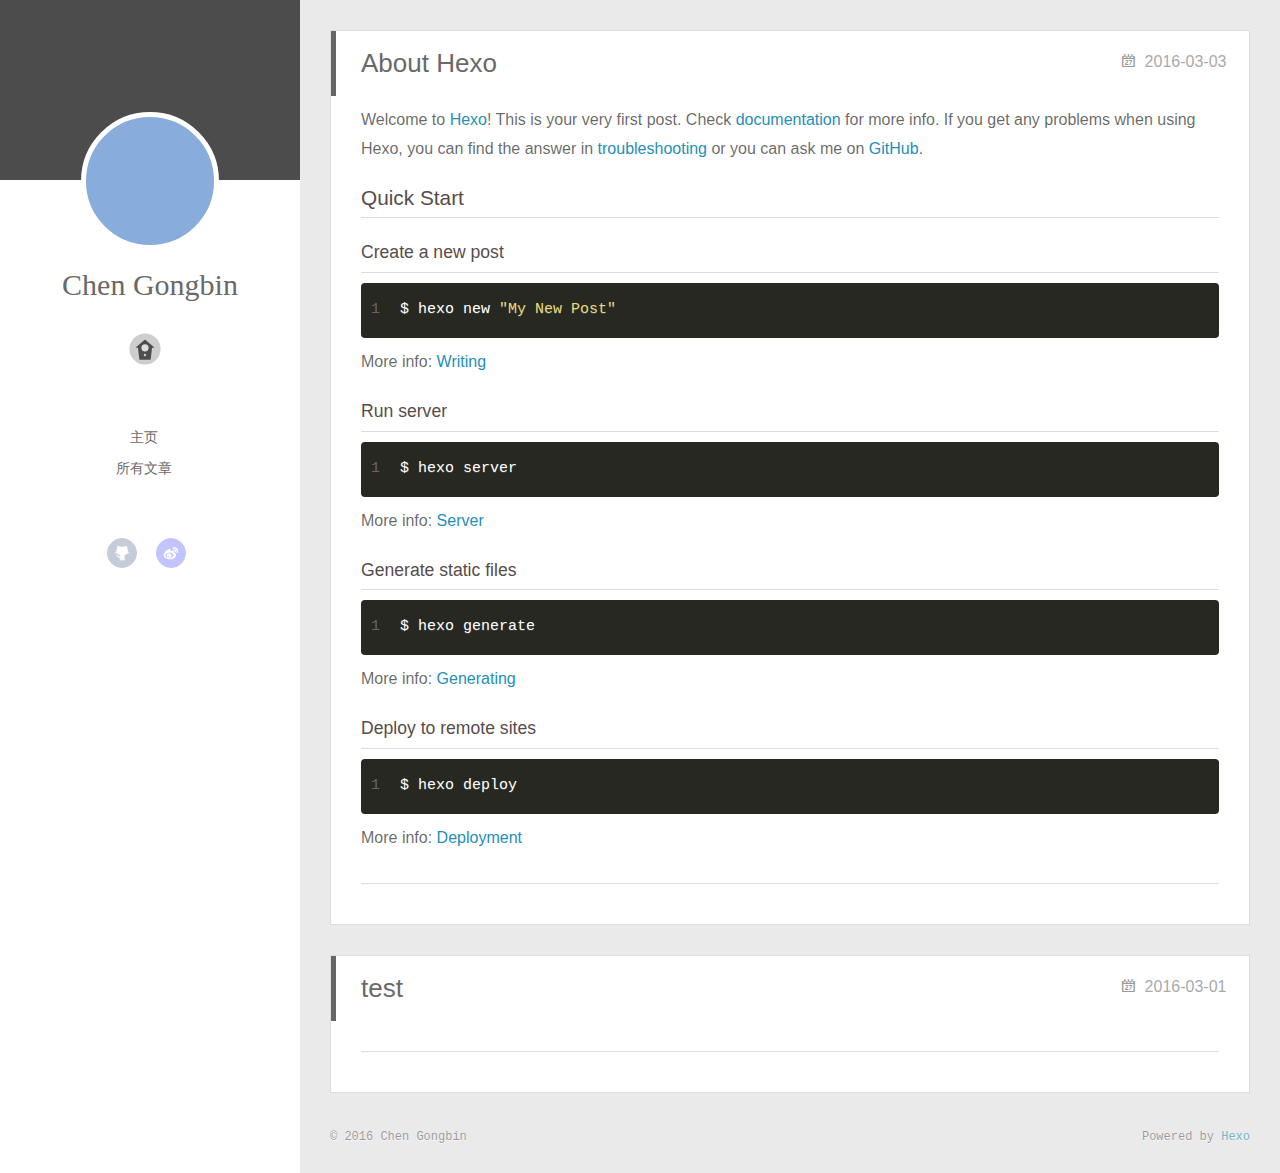
<file: index.html>
<!DOCTYPE html>
<html>
<head>
  <meta charset="utf-8">
  
  <meta http-equiv="X-UA-Compatible" content="IE=edge" >
  <title>ilzcw&#39;blog</title>
  <meta name="viewport" content="width=device-width, initial-scale=1, maximum-scale=1">
  <meta name="description">
<meta property="og:type" content="website">
<meta property="og:title" content="ilzcw'blog">
<meta property="og:url" content="http://yoursite.com/index.html">
<meta property="og:site_name" content="ilzcw'blog">
<meta property="og:description">
<meta name="twitter:card" content="summary">
<meta name="twitter:title" content="ilzcw'blog">
<meta name="twitter:description">
  
    <link rel="alternative" href="/atom.xml" title="ilzcw&#39;blog" type="application/atom+xml">
  
  
    <link rel="icon" href="/favicon.png">
  
  <link rel="stylesheet" href="/css/style.css">
</head>

<body>
  <div id="container">
    <div class="left-col">
    <div class="overlay"></div>
<div class="intrude-less">
	<header id="header" class="inner">
		<a href="/" class="profilepic">
			
			<img lazy-src="http://7xrfxs.com1.z0.glb.clouddn.com/avater.jpg" class="js-avatar">
			
		</a>

		<hgroup>
		  <h1 class="header-author"><a href="/">Chen Gongbin</a></h1>
		</hgroup>

		

		
			<div class="switch-btn">
				<div class="icon">
					<div class="icon-ctn">
						<div class="icon-wrap icon-house" data-idx="0">
							<div class="birdhouse"></div>
							<div class="birdhouse_holes"></div>
						</div>
						<div class="icon-wrap icon-ribbon hide" data-idx="1">
							<div class="ribbon"></div>
						</div>
						
						
						<div class="icon-wrap icon-me hide" data-idx="3">
							<div class="user"></div>
							<div class="shoulder"></div>
						</div>
						
					</div>
					
				</div>
				<div class="tips-box hide">
					<div class="tips-arrow"></div>
					<ul class="tips-inner">
						<li>菜单</li>
						<li>标签</li>
						
						
						<li>关于我</li>
						
					</ul>
				</div>
			</div>
		

		<div class="switch-area">
			<div class="switch-wrap">
				<section class="switch-part switch-part1">
					<nav class="header-menu">
						<ul>
						
							<li><a href="/">主页</a></li>
				        
							<li><a href="/archives">所有文章</a></li>
				        
						</ul>
					</nav>
					<nav class="header-nav">
						<div class="social">
							
								<a class="github" target="_blank" href="#" title="github">github</a>
					        
								<a class="weibo" target="_blank" href="#" title="weibo">weibo</a>
					        
						</div>
					</nav>
				</section>
				
				
				<section class="switch-part switch-part2">
					<div class="widget tagcloud" id="js-tagcloud">
						
					</div>
				</section>
				
				
				

				
				
				<section class="switch-part switch-part3">
				
					<div id="js-aboutme">Android程序员,漫迷,宅</div>
				</section>
				
			</div>
		</div>
	</header>				
</div>

    </div>
    <div class="mid-col">
      <nav id="mobile-nav">
  	<div class="overlay">
  		<div class="slider-trigger"></div>
  		<h1 class="header-author js-mobile-header hide">Chen Gongbin</h1>
  	</div>
	<div class="intrude-less">
		<header id="header" class="inner">
			<div class="profilepic">
			
				<img lazy-src="http://7xrfxs.com1.z0.glb.clouddn.com/avater.jpg" class="js-avatar">
			
			</div>
			<hgroup>
			  <h1 class="header-author">Chen Gongbin</h1>
			</hgroup>
			
			<nav class="header-menu">
				<ul>
				
					<li><a href="/">HOME</a></li>
		        
					<li><a href="/archives">所有文章</a></li>
		        
		        <div class="clearfix"></div>
				</ul>
			</nav>
			<nav class="header-nav">
				<div class="social">
					
						<a class="github" target="_blank" href="#" title="github">github</a>
			        
						<a class="weibo" target="_blank" href="#" title="weibo">weibo</a>
			        
				</div>
			</nav>
		</header>				
	</div>
</nav>

      <div class="body-wrap">
  
    <article id="post-hello-world" class="article article-type-post" itemscope itemprop="blogPost">
  
    <div class="article-meta">
      <a href="/2016/03/03/hello-world/" class="article-date">
  	<time datetime="2016-03-03T08:26:45.022Z" itemprop="datePublished">2016-03-03</time>
</a>
    </div>
  
  <div class="article-inner">
    
      <input type="hidden" class="isFancy" />
    
    
      <header class="article-header">
        
  
    <h1 itemprop="name">
      <a class="article-title" href="/2016/03/03/hello-world/">About Hexo</a>
    </h1>
  

      </header>
      
    
    <div class="article-entry" itemprop="articleBody">
      
        <p>Welcome to <a href="https://hexo.io/" target="_blank" rel="external">Hexo</a>! This is your very first post. Check <a href="https://hexo.io/docs/" target="_blank" rel="external">documentation</a> for more info. If you get any problems when using Hexo, you can find the answer in <a href="https://hexo.io/docs/troubleshooting.html" target="_blank" rel="external">troubleshooting</a> or you can ask me on <a href="https://github.com/hexojs/hexo/issues" target="_blank" rel="external">GitHub</a>.</p>
<h2 id="Quick-Start"><a href="#Quick-Start" class="headerlink" title="Quick Start"></a>Quick Start</h2><h3 id="Create-a-new-post"><a href="#Create-a-new-post" class="headerlink" title="Create a new post"></a>Create a new post</h3><figure class="highlight bash"><table><tr><td class="gutter"><pre><span class="line">1</span><br></pre></td><td class="code"><pre><span class="line">$ hexo new <span class="string">"My New Post"</span></span><br></pre></td></tr></table></figure>
<p>More info: <a href="https://hexo.io/docs/writing.html" target="_blank" rel="external">Writing</a></p>
<h3 id="Run-server"><a href="#Run-server" class="headerlink" title="Run server"></a>Run server</h3><figure class="highlight bash"><table><tr><td class="gutter"><pre><span class="line">1</span><br></pre></td><td class="code"><pre><span class="line">$ hexo server</span><br></pre></td></tr></table></figure>
<p>More info: <a href="https://hexo.io/docs/server.html" target="_blank" rel="external">Server</a></p>
<h3 id="Generate-static-files"><a href="#Generate-static-files" class="headerlink" title="Generate static files"></a>Generate static files</h3><figure class="highlight bash"><table><tr><td class="gutter"><pre><span class="line">1</span><br></pre></td><td class="code"><pre><span class="line">$ hexo generate</span><br></pre></td></tr></table></figure>
<p>More info: <a href="https://hexo.io/docs/generating.html" target="_blank" rel="external">Generating</a></p>
<h3 id="Deploy-to-remote-sites"><a href="#Deploy-to-remote-sites" class="headerlink" title="Deploy to remote sites"></a>Deploy to remote sites</h3><figure class="highlight bash"><table><tr><td class="gutter"><pre><span class="line">1</span><br></pre></td><td class="code"><pre><span class="line">$ hexo deploy</span><br></pre></td></tr></table></figure>
<p>More info: <a href="https://hexo.io/docs/deployment.html" target="_blank" rel="external">Deployment</a></p>

      
    </div>
    
    <div class="article-info article-info-index">
      
      
      

      
      <div class="clearfix"></div>
    </div>
    
  </div>
  
</article>









  
    <article id="post-test" class="article article-type-post" itemscope itemprop="blogPost">
  
    <div class="article-meta">
      <a href="/2016/03/01/test/" class="article-date">
  	<time datetime="2016-03-01T14:12:21.000Z" itemprop="datePublished">2016-03-01</time>
</a>
    </div>
  
  <div class="article-inner">
    
      <input type="hidden" class="isFancy" />
    
    
      <header class="article-header">
        
  
    <h1 itemprop="name">
      <a class="article-title" href="/2016/03/01/test/">test</a>
    </h1>
  

      </header>
      
    
    <div class="article-entry" itemprop="articleBody">
      
        
      
    </div>
    
    <div class="article-info article-info-index">
      
      
      

      
      <div class="clearfix"></div>
    </div>
    
  </div>
  
</article>









  
  
</div>
      <footer id="footer">
  <div class="outer">
    <div id="footer-info">
    	<div class="footer-left">
    		&copy; 2016 Chen Gongbin
    	</div>
      	<div class="footer-right">
      		Powered by <a href="http://hexo.io/" target="_blank">Hexo</a>
      	</div>
    </div>
  </div>
</footer>
    </div>
    
  <link rel="stylesheet" href="/fancybox/jquery.fancybox.css">


<script>
	var yiliaConfig = {
		fancybox: true,
		mathjax: true,
		animate: true,
		isHome: true,
		isPost: false,
		isArchive: false,
		isTag: false,
		isCategory: false,
		open_in_new: false
	}
</script>
<script src="http://7.url.cn/edu/jslib/comb/require-2.1.6,jquery-1.9.1.min.js"></script>
<script src="/js/main.js"></script>






<script type="text/x-mathjax-config">
MathJax.Hub.Config({
    tex2jax: {
        inlineMath: [ ['$','$'], ["\\(","\\)"]  ],
        processEscapes: true,
        skipTags: ['script', 'noscript', 'style', 'textarea', 'pre', 'code']
    }
});

MathJax.Hub.Queue(function() {
    var all = MathJax.Hub.getAllJax(), i;
    for(i=0; i < all.length; i += 1) {
        all[i].SourceElement().parentNode.className += ' has-jax';                 
    }       
});
</script>

<script type="text/javascript" src="http://cdn.mathjax.org/mathjax/latest/MathJax.js?config=TeX-AMS-MML_HTMLorMML">
</script>


  </div>
</body>
</html>
</file>
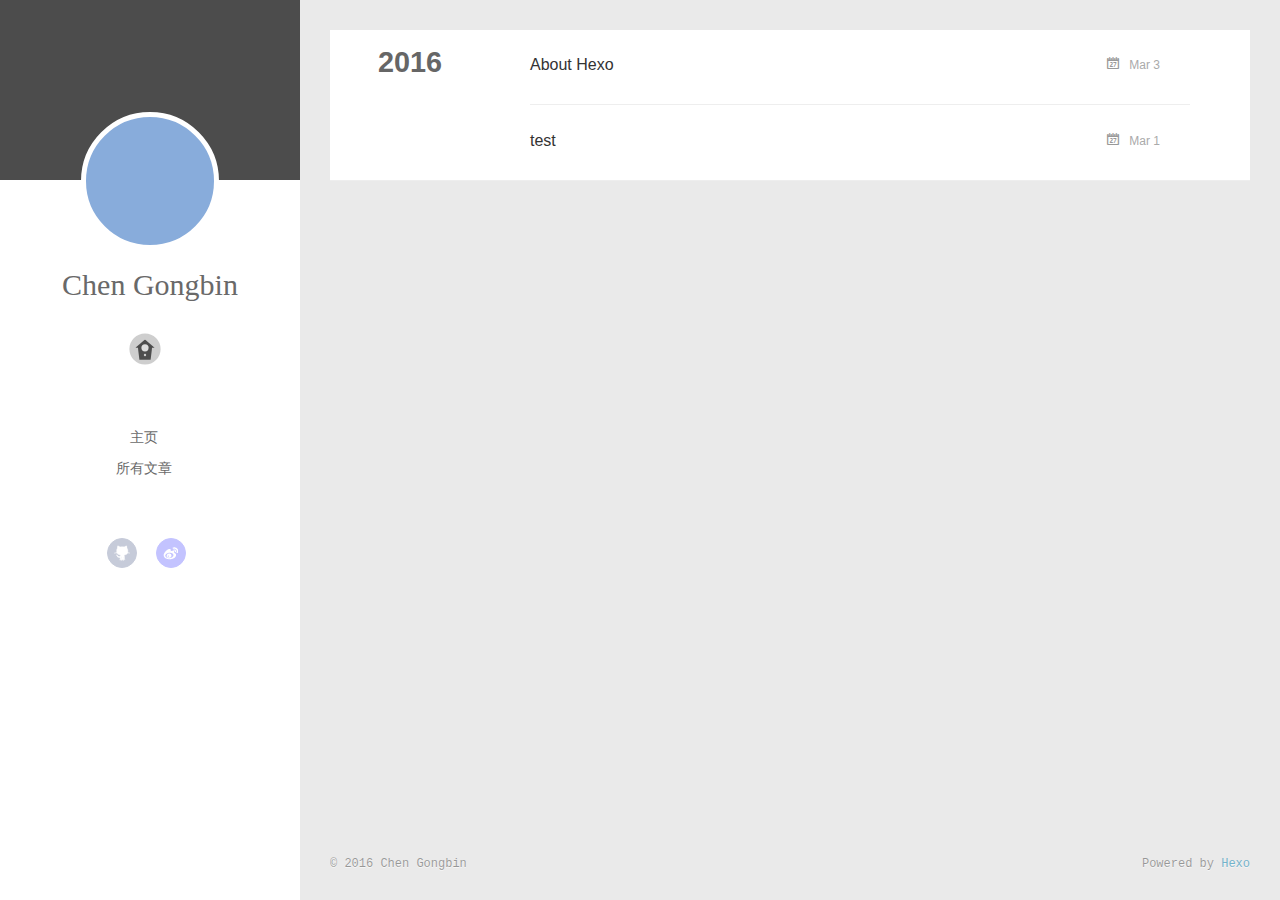
<file: archives/index.html>
<!DOCTYPE html>
<html>
<head>
  <meta charset="utf-8">
  
  <meta http-equiv="X-UA-Compatible" content="IE=edge" >
  <title>Archives | ilzcw&#39;blog</title>
  <meta name="viewport" content="width=device-width, initial-scale=1, maximum-scale=1">
  <meta name="description">
<meta property="og:type" content="website">
<meta property="og:title" content="ilzcw'blog">
<meta property="og:url" content="http://yoursite.com/archives/index.html">
<meta property="og:site_name" content="ilzcw'blog">
<meta property="og:description">
<meta name="twitter:card" content="summary">
<meta name="twitter:title" content="ilzcw'blog">
<meta name="twitter:description">
  
    <link rel="alternative" href="/atom.xml" title="ilzcw&#39;blog" type="application/atom+xml">
  
  
    <link rel="icon" href="/favicon.png">
  
  <link rel="stylesheet" href="/css/style.css">
</head>

<body>
  <div id="container">
    <div class="left-col">
    <div class="overlay"></div>
<div class="intrude-less">
	<header id="header" class="inner">
		<a href="/" class="profilepic">
			
			<img lazy-src="http://7xrfxs.com1.z0.glb.clouddn.com/avater.jpg" class="js-avatar">
			
		</a>

		<hgroup>
		  <h1 class="header-author"><a href="/">Chen Gongbin</a></h1>
		</hgroup>

		

		
			<div class="switch-btn">
				<div class="icon">
					<div class="icon-ctn">
						<div class="icon-wrap icon-house" data-idx="0">
							<div class="birdhouse"></div>
							<div class="birdhouse_holes"></div>
						</div>
						<div class="icon-wrap icon-ribbon hide" data-idx="1">
							<div class="ribbon"></div>
						</div>
						
						
						<div class="icon-wrap icon-me hide" data-idx="3">
							<div class="user"></div>
							<div class="shoulder"></div>
						</div>
						
					</div>
					
				</div>
				<div class="tips-box hide">
					<div class="tips-arrow"></div>
					<ul class="tips-inner">
						<li>菜单</li>
						<li>标签</li>
						
						
						<li>关于我</li>
						
					</ul>
				</div>
			</div>
		

		<div class="switch-area">
			<div class="switch-wrap">
				<section class="switch-part switch-part1">
					<nav class="header-menu">
						<ul>
						
							<li><a href="/">主页</a></li>
				        
							<li><a href="/archives">所有文章</a></li>
				        
						</ul>
					</nav>
					<nav class="header-nav">
						<div class="social">
							
								<a class="github" target="_blank" href="#" title="github">github</a>
					        
								<a class="weibo" target="_blank" href="#" title="weibo">weibo</a>
					        
						</div>
					</nav>
				</section>
				
				
				<section class="switch-part switch-part2">
					<div class="widget tagcloud" id="js-tagcloud">
						
					</div>
				</section>
				
				
				

				
				
				<section class="switch-part switch-part3">
				
					<div id="js-aboutme">Android程序猿,漫迷,宅</div>
				</section>
				
			</div>
		</div>
	</header>				
</div>

    </div>
    <div class="mid-col">
      <nav id="mobile-nav">
  	<div class="overlay">
  		<div class="slider-trigger"></div>
  		<h1 class="header-author js-mobile-header hide">Chen Gongbin</h1>
  	</div>
	<div class="intrude-less">
		<header id="header" class="inner">
			<div class="profilepic">
			
				<img lazy-src="http://7xrfxs.com1.z0.glb.clouddn.com/avater.jpg" class="js-avatar">
			
			</div>
			<hgroup>
			  <h1 class="header-author">Chen Gongbin</h1>
			</hgroup>
			
			<nav class="header-menu">
				<ul>
				
					<li><a href="/">主页</a></li>
		        
					<li><a href="/archives">所有文章</a></li>
		        
		        <div class="clearfix"></div>
				</ul>
			</nav>
			<nav class="header-nav">
				<div class="social">
					
						<a class="github" target="_blank" href="#" title="github">github</a>
			        
						<a class="weibo" target="_blank" href="#" title="weibo">weibo</a>
			        
				</div>
			</nav>
		</header>				
	</div>
</nav>

      <div class="body-wrap">
  
  
    
    
      
      
      <section class="archives-wrap">
        <div class="archive-year-wrap">
          <a href="/archives/2016" class="archive-year">2016</a>
        </div>
        <div class="archives">
    
    <article class="archive-article archive-type-post">
  <div class="archive-article-inner">
    <header class="archive-article-header">
      	<div class="article-meta">
	      	<a href="/2016/03/03/hello-world/" class="archive-article-date">
  	<time datetime="2016-03-03T08:26:45.022Z" itemprop="datePublished">Mar 3</time>
</a>
        </div>
    	 
  
    <h1 itemprop="name">
      <a class="archive-article-title" href="/2016/03/03/hello-world/">About Hexo</a>
    </h1>
  

        <div class="article-info info-on-right">
          
          

        </div>
        <div class="clearfix"></div>
    </header>
  </div>
</article>
  
    
    
    <article class="archive-article archive-type-post">
  <div class="archive-article-inner">
    <header class="archive-article-header">
      	<div class="article-meta">
	      	<a href="/2016/03/01/test/" class="archive-article-date">
  	<time datetime="2016-03-01T14:12:21.000Z" itemprop="datePublished">Mar 1</time>
</a>
        </div>
    	 
  
    <h1 itemprop="name">
      <a class="archive-article-title" href="/2016/03/01/test/">test</a>
    </h1>
  

        <div class="article-info info-on-right">
          
          

        </div>
        <div class="clearfix"></div>
    </header>
  </div>
</article>
  
  
    </div></section>
  

    

</div>
      <footer id="footer">
  <div class="outer">
    <div id="footer-info">
    	<div class="footer-left">
    		&copy; 2016 Chen Gongbin
    	</div>
      	<div class="footer-right">
      		Powered by <a href="http://hexo.io/" target="_blank">Hexo</a>
      	</div>
    </div>
  </div>
</footer>
    </div>
    
  <link rel="stylesheet" href="/fancybox/jquery.fancybox.css">


<script>
	var yiliaConfig = {
		fancybox: true,
		mathjax: true,
		animate: true,
		isHome: false,
		isPost: false,
		isArchive: true,
		isTag: false,
		isCategory: false,
		open_in_new: false
	}
</script>
<script src="http://7.url.cn/edu/jslib/comb/require-2.1.6,jquery-1.9.1.min.js"></script>
<script src="/js/main.js"></script>






<script type="text/x-mathjax-config">
MathJax.Hub.Config({
    tex2jax: {
        inlineMath: [ ['$','$'], ["\\(","\\)"]  ],
        processEscapes: true,
        skipTags: ['script', 'noscript', 'style', 'textarea', 'pre', 'code']
    }
});

MathJax.Hub.Queue(function() {
    var all = MathJax.Hub.getAllJax(), i;
    for(i=0; i < all.length; i += 1) {
        all[i].SourceElement().parentNode.className += ' has-jax';                 
    }       
});
</script>

<script type="text/javascript" src="http://cdn.mathjax.org/mathjax/latest/MathJax.js?config=TeX-AMS-MML_HTMLorMML">
</script>


  </div>
</body>
</html>
</file>
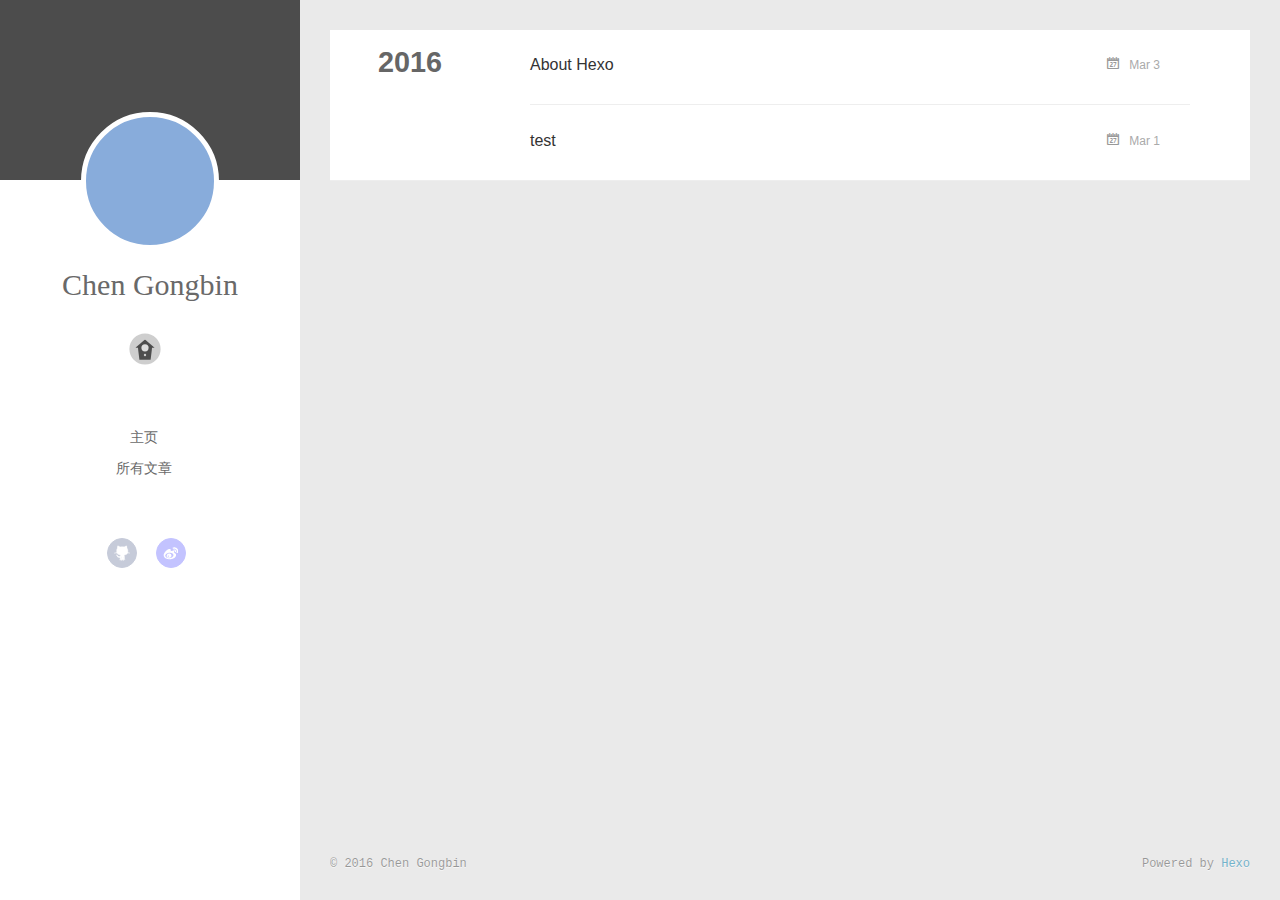
<file: archives/2016/index.html>
<!DOCTYPE html>
<html>
<head>
  <meta charset="utf-8">
  
  <meta http-equiv="X-UA-Compatible" content="IE=edge" >
  <title>Archives: 2016 | ilzcw&#39;blog</title>
  <meta name="viewport" content="width=device-width, initial-scale=1, maximum-scale=1">
  <meta name="description">
<meta property="og:type" content="website">
<meta property="og:title" content="ilzcw'blog">
<meta property="og:url" content="http://yoursite.com/archives/2016/index.html">
<meta property="og:site_name" content="ilzcw'blog">
<meta property="og:description">
<meta name="twitter:card" content="summary">
<meta name="twitter:title" content="ilzcw'blog">
<meta name="twitter:description">
  
    <link rel="alternative" href="/atom.xml" title="ilzcw&#39;blog" type="application/atom+xml">
  
  
    <link rel="icon" href="/favicon.png">
  
  <link rel="stylesheet" href="/css/style.css">
</head>

<body>
  <div id="container">
    <div class="left-col">
    <div class="overlay"></div>
<div class="intrude-less">
	<header id="header" class="inner">
		<a href="/" class="profilepic">
			
			<img lazy-src="http://7xrfxs.com1.z0.glb.clouddn.com/avater.jpg" class="js-avatar">
			
		</a>

		<hgroup>
		  <h1 class="header-author"><a href="/">Chen Gongbin</a></h1>
		</hgroup>

		

		
			<div class="switch-btn">
				<div class="icon">
					<div class="icon-ctn">
						<div class="icon-wrap icon-house" data-idx="0">
							<div class="birdhouse"></div>
							<div class="birdhouse_holes"></div>
						</div>
						<div class="icon-wrap icon-ribbon hide" data-idx="1">
							<div class="ribbon"></div>
						</div>
						
						
						<div class="icon-wrap icon-me hide" data-idx="3">
							<div class="user"></div>
							<div class="shoulder"></div>
						</div>
						
					</div>
					
				</div>
				<div class="tips-box hide">
					<div class="tips-arrow"></div>
					<ul class="tips-inner">
						<li>菜单</li>
						<li>标签</li>
						
						
						<li>关于我</li>
						
					</ul>
				</div>
			</div>
		

		<div class="switch-area">
			<div class="switch-wrap">
				<section class="switch-part switch-part1">
					<nav class="header-menu">
						<ul>
						
							<li><a href="/">主页</a></li>
				        
							<li><a href="/archives">所有文章</a></li>
				        
						</ul>
					</nav>
					<nav class="header-nav">
						<div class="social">
							
								<a class="github" target="_blank" href="#" title="github">github</a>
					        
								<a class="weibo" target="_blank" href="#" title="weibo">weibo</a>
					        
						</div>
					</nav>
				</section>
				
				
				<section class="switch-part switch-part2">
					<div class="widget tagcloud" id="js-tagcloud">
						
					</div>
				</section>
				
				
				

				
				
				<section class="switch-part switch-part3">
				
					<div id="js-aboutme">Android程序猿,漫迷,宅</div>
				</section>
				
			</div>
		</div>
	</header>				
</div>

    </div>
    <div class="mid-col">
      <nav id="mobile-nav">
  	<div class="overlay">
  		<div class="slider-trigger"></div>
  		<h1 class="header-author js-mobile-header hide">Chen Gongbin</h1>
  	</div>
	<div class="intrude-less">
		<header id="header" class="inner">
			<div class="profilepic">
			
				<img lazy-src="http://7xrfxs.com1.z0.glb.clouddn.com/avater.jpg" class="js-avatar">
			
			</div>
			<hgroup>
			  <h1 class="header-author">Chen Gongbin</h1>
			</hgroup>
			
			<nav class="header-menu">
				<ul>
				
					<li><a href="/">主页</a></li>
		        
					<li><a href="/archives">所有文章</a></li>
		        
		        <div class="clearfix"></div>
				</ul>
			</nav>
			<nav class="header-nav">
				<div class="social">
					
						<a class="github" target="_blank" href="#" title="github">github</a>
			        
						<a class="weibo" target="_blank" href="#" title="weibo">weibo</a>
			        
				</div>
			</nav>
		</header>				
	</div>
</nav>

      <div class="body-wrap">
  
  
    
    
      
      
      <section class="archives-wrap">
        <div class="archive-year-wrap">
          <a href="/archives/2016" class="archive-year">2016</a>
        </div>
        <div class="archives">
    
    <article class="archive-article archive-type-post">
  <div class="archive-article-inner">
    <header class="archive-article-header">
      	<div class="article-meta">
	      	<a href="/2016/03/03/hello-world/" class="archive-article-date">
  	<time datetime="2016-03-03T08:26:45.022Z" itemprop="datePublished">Mar 3</time>
</a>
        </div>
    	 
  
    <h1 itemprop="name">
      <a class="archive-article-title" href="/2016/03/03/hello-world/">About Hexo</a>
    </h1>
  

        <div class="article-info info-on-right">
          
          

        </div>
        <div class="clearfix"></div>
    </header>
  </div>
</article>
  
    
    
    <article class="archive-article archive-type-post">
  <div class="archive-article-inner">
    <header class="archive-article-header">
      	<div class="article-meta">
	      	<a href="/2016/03/01/test/" class="archive-article-date">
  	<time datetime="2016-03-01T14:12:21.000Z" itemprop="datePublished">Mar 1</time>
</a>
        </div>
    	 
  
    <h1 itemprop="name">
      <a class="archive-article-title" href="/2016/03/01/test/">test</a>
    </h1>
  

        <div class="article-info info-on-right">
          
          

        </div>
        <div class="clearfix"></div>
    </header>
  </div>
</article>
  
  
    </div></section>
  

    

</div>
      <footer id="footer">
  <div class="outer">
    <div id="footer-info">
    	<div class="footer-left">
    		&copy; 2016 Chen Gongbin
    	</div>
      	<div class="footer-right">
      		Powered by <a href="http://hexo.io/" target="_blank">Hexo</a>
      	</div>
    </div>
  </div>
</footer>
    </div>
    
  <link rel="stylesheet" href="/fancybox/jquery.fancybox.css">


<script>
	var yiliaConfig = {
		fancybox: true,
		mathjax: true,
		animate: true,
		isHome: false,
		isPost: false,
		isArchive: true,
		isTag: false,
		isCategory: false,
		open_in_new: false
	}
</script>
<script src="http://7.url.cn/edu/jslib/comb/require-2.1.6,jquery-1.9.1.min.js"></script>
<script src="/js/main.js"></script>






<script type="text/x-mathjax-config">
MathJax.Hub.Config({
    tex2jax: {
        inlineMath: [ ['$','$'], ["\\(","\\)"]  ],
        processEscapes: true,
        skipTags: ['script', 'noscript', 'style', 'textarea', 'pre', 'code']
    }
});

MathJax.Hub.Queue(function() {
    var all = MathJax.Hub.getAllJax(), i;
    for(i=0; i < all.length; i += 1) {
        all[i].SourceElement().parentNode.className += ' has-jax';                 
    }       
});
</script>

<script type="text/javascript" src="http://cdn.mathjax.org/mathjax/latest/MathJax.js?config=TeX-AMS-MML_HTMLorMML">
</script>


  </div>
</body>
</html>
</file>
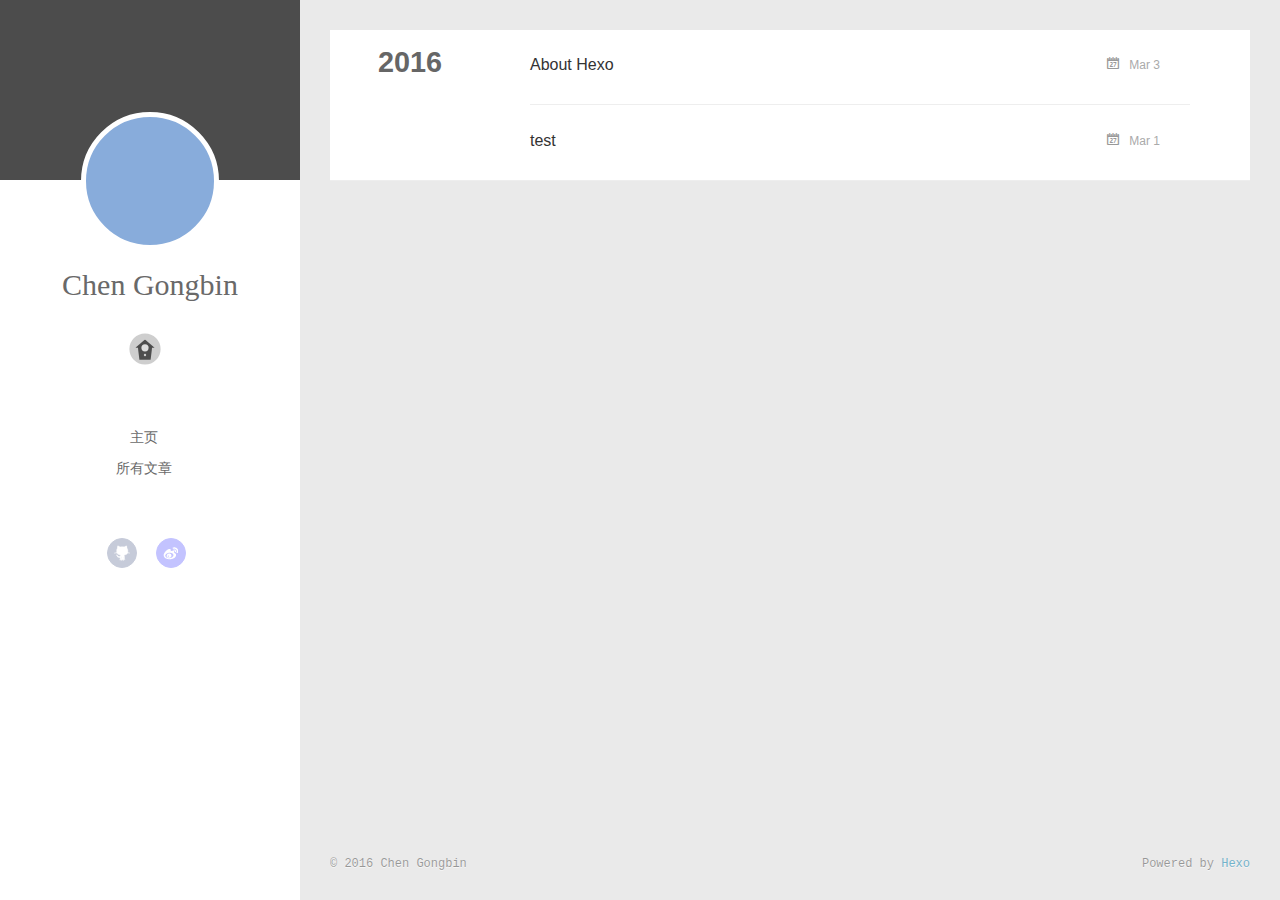
<file: archives/2016/03/index.html>
<!DOCTYPE html>
<html>
<head>
  <meta charset="utf-8">
  
  <meta http-equiv="X-UA-Compatible" content="IE=edge" >
  <title>Archives: 2016/3 | ilzcw&#39;blog</title>
  <meta name="viewport" content="width=device-width, initial-scale=1, maximum-scale=1">
  <meta name="description">
<meta property="og:type" content="website">
<meta property="og:title" content="ilzcw'blog">
<meta property="og:url" content="http://yoursite.com/archives/2016/03/index.html">
<meta property="og:site_name" content="ilzcw'blog">
<meta property="og:description">
<meta name="twitter:card" content="summary">
<meta name="twitter:title" content="ilzcw'blog">
<meta name="twitter:description">
  
    <link rel="alternative" href="/atom.xml" title="ilzcw&#39;blog" type="application/atom+xml">
  
  
    <link rel="icon" href="/favicon.png">
  
  <link rel="stylesheet" href="/css/style.css">
</head>

<body>
  <div id="container">
    <div class="left-col">
    <div class="overlay"></div>
<div class="intrude-less">
	<header id="header" class="inner">
		<a href="/" class="profilepic">
			
			<img lazy-src="http://7xrfxs.com1.z0.glb.clouddn.com/avater.jpg" class="js-avatar">
			
		</a>

		<hgroup>
		  <h1 class="header-author"><a href="/">Chen Gongbin</a></h1>
		</hgroup>

		

		
			<div class="switch-btn">
				<div class="icon">
					<div class="icon-ctn">
						<div class="icon-wrap icon-house" data-idx="0">
							<div class="birdhouse"></div>
							<div class="birdhouse_holes"></div>
						</div>
						<div class="icon-wrap icon-ribbon hide" data-idx="1">
							<div class="ribbon"></div>
						</div>
						
						
						<div class="icon-wrap icon-me hide" data-idx="3">
							<div class="user"></div>
							<div class="shoulder"></div>
						</div>
						
					</div>
					
				</div>
				<div class="tips-box hide">
					<div class="tips-arrow"></div>
					<ul class="tips-inner">
						<li>菜单</li>
						<li>标签</li>
						
						
						<li>关于我</li>
						
					</ul>
				</div>
			</div>
		

		<div class="switch-area">
			<div class="switch-wrap">
				<section class="switch-part switch-part1">
					<nav class="header-menu">
						<ul>
						
							<li><a href="/">主页</a></li>
				        
							<li><a href="/archives">所有文章</a></li>
				        
						</ul>
					</nav>
					<nav class="header-nav">
						<div class="social">
							
								<a class="github" target="_blank" href="#" title="github">github</a>
					        
								<a class="weibo" target="_blank" href="#" title="weibo">weibo</a>
					        
						</div>
					</nav>
				</section>
				
				
				<section class="switch-part switch-part2">
					<div class="widget tagcloud" id="js-tagcloud">
						
					</div>
				</section>
				
				
				

				
				
				<section class="switch-part switch-part3">
				
					<div id="js-aboutme">Android程序猿,漫迷,宅</div>
				</section>
				
			</div>
		</div>
	</header>				
</div>

    </div>
    <div class="mid-col">
      <nav id="mobile-nav">
  	<div class="overlay">
  		<div class="slider-trigger"></div>
  		<h1 class="header-author js-mobile-header hide">Chen Gongbin</h1>
  	</div>
	<div class="intrude-less">
		<header id="header" class="inner">
			<div class="profilepic">
			
				<img lazy-src="http://7xrfxs.com1.z0.glb.clouddn.com/avater.jpg" class="js-avatar">
			
			</div>
			<hgroup>
			  <h1 class="header-author">Chen Gongbin</h1>
			</hgroup>
			
			<nav class="header-menu">
				<ul>
				
					<li><a href="/">主页</a></li>
		        
					<li><a href="/archives">所有文章</a></li>
		        
		        <div class="clearfix"></div>
				</ul>
			</nav>
			<nav class="header-nav">
				<div class="social">
					
						<a class="github" target="_blank" href="#" title="github">github</a>
			        
						<a class="weibo" target="_blank" href="#" title="weibo">weibo</a>
			        
				</div>
			</nav>
		</header>				
	</div>
</nav>

      <div class="body-wrap">
  
  
    
    
      
      
      <section class="archives-wrap">
        <div class="archive-year-wrap">
          <a href="/archives/2016" class="archive-year">2016</a>
        </div>
        <div class="archives">
    
    <article class="archive-article archive-type-post">
  <div class="archive-article-inner">
    <header class="archive-article-header">
      	<div class="article-meta">
	      	<a href="/2016/03/03/hello-world/" class="archive-article-date">
  	<time datetime="2016-03-03T08:26:45.022Z" itemprop="datePublished">Mar 3</time>
</a>
        </div>
    	 
  
    <h1 itemprop="name">
      <a class="archive-article-title" href="/2016/03/03/hello-world/">About Hexo</a>
    </h1>
  

        <div class="article-info info-on-right">
          
          

        </div>
        <div class="clearfix"></div>
    </header>
  </div>
</article>
  
    
    
    <article class="archive-article archive-type-post">
  <div class="archive-article-inner">
    <header class="archive-article-header">
      	<div class="article-meta">
	      	<a href="/2016/03/01/test/" class="archive-article-date">
  	<time datetime="2016-03-01T14:12:21.000Z" itemprop="datePublished">Mar 1</time>
</a>
        </div>
    	 
  
    <h1 itemprop="name">
      <a class="archive-article-title" href="/2016/03/01/test/">test</a>
    </h1>
  

        <div class="article-info info-on-right">
          
          

        </div>
        <div class="clearfix"></div>
    </header>
  </div>
</article>
  
  
    </div></section>
  

    

</div>
      <footer id="footer">
  <div class="outer">
    <div id="footer-info">
    	<div class="footer-left">
    		&copy; 2016 Chen Gongbin
    	</div>
      	<div class="footer-right">
      		Powered by <a href="http://hexo.io/" target="_blank">Hexo</a>
      	</div>
    </div>
  </div>
</footer>
    </div>
    
  <link rel="stylesheet" href="/fancybox/jquery.fancybox.css">


<script>
	var yiliaConfig = {
		fancybox: true,
		mathjax: true,
		animate: true,
		isHome: false,
		isPost: false,
		isArchive: true,
		isTag: false,
		isCategory: false,
		open_in_new: false
	}
</script>
<script src="http://7.url.cn/edu/jslib/comb/require-2.1.6,jquery-1.9.1.min.js"></script>
<script src="/js/main.js"></script>






<script type="text/x-mathjax-config">
MathJax.Hub.Config({
    tex2jax: {
        inlineMath: [ ['$','$'], ["\\(","\\)"]  ],
        processEscapes: true,
        skipTags: ['script', 'noscript', 'style', 'textarea', 'pre', 'code']
    }
});

MathJax.Hub.Queue(function() {
    var all = MathJax.Hub.getAllJax(), i;
    for(i=0; i < all.length; i += 1) {
        all[i].SourceElement().parentNode.className += ' has-jax';                 
    }       
});
</script>

<script type="text/javascript" src="http://cdn.mathjax.org/mathjax/latest/MathJax.js?config=TeX-AMS-MML_HTMLorMML">
</script>


  </div>
</body>
</html>
</file>
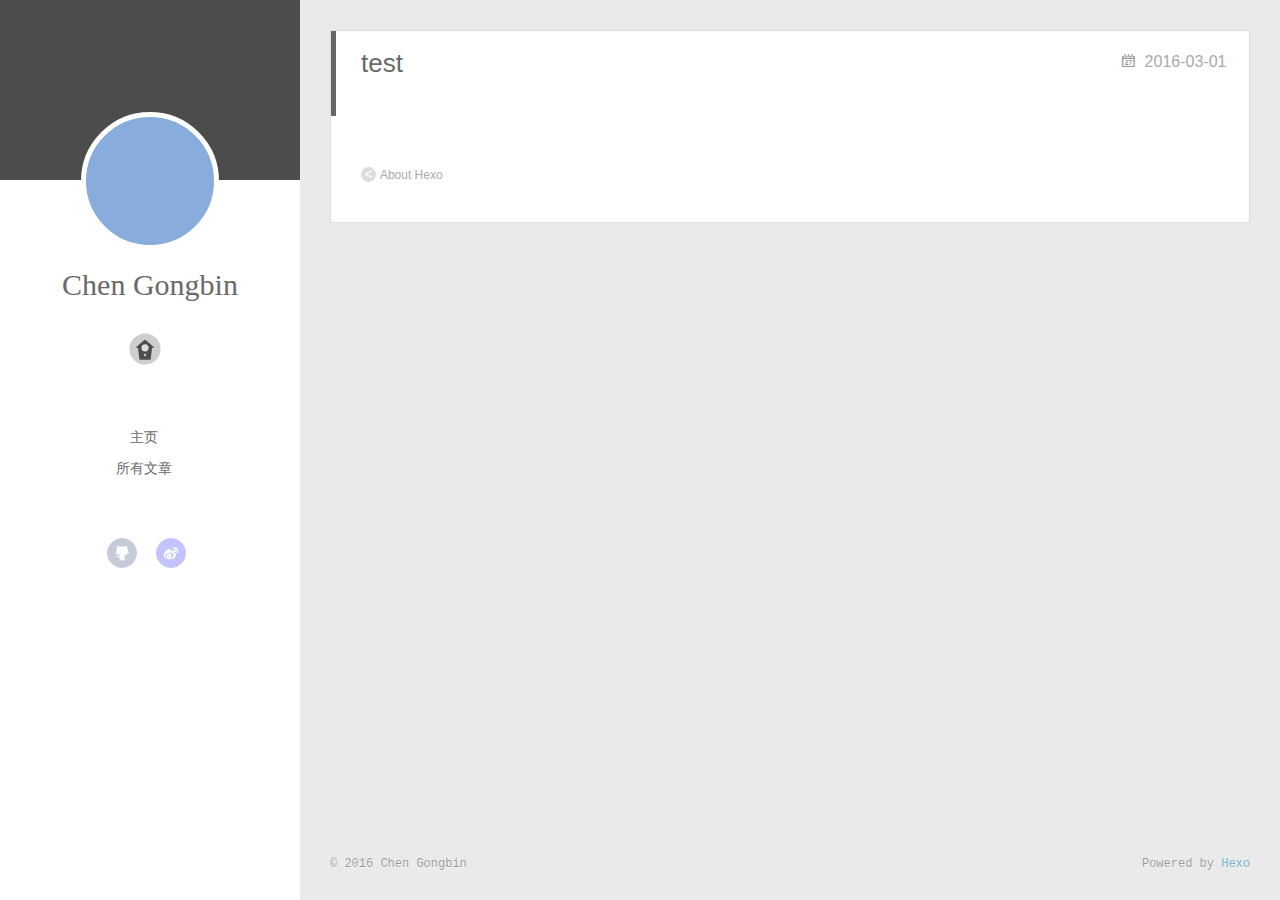
<file: 2016/03/01/test/index.html>
<!DOCTYPE html>
<html>
<head>
  <meta charset="utf-8">
  
  <meta http-equiv="X-UA-Compatible" content="IE=edge" >
  <title>test | ilzcw&#39;blog</title>
  <meta name="viewport" content="width=device-width, initial-scale=1, maximum-scale=1">
  <meta name="description">
<meta property="og:type" content="article">
<meta property="og:title" content="test">
<meta property="og:url" content="http://yoursite.com/2016/03/01/test/index.html">
<meta property="og:site_name" content="ilzcw'blog">
<meta property="og:description">
<meta property="og:updated_time" content="2016-03-01T14:12:21.000Z">
<meta name="twitter:card" content="summary">
<meta name="twitter:title" content="test">
<meta name="twitter:description">
  
    <link rel="alternative" href="/atom.xml" title="ilzcw&#39;blog" type="application/atom+xml">
  
  
    <link rel="icon" href="/favicon.png">
  
  <link rel="stylesheet" href="/css/style.css">
</head>

<body>
  <div id="container">
    <div class="left-col">
    <div class="overlay"></div>
<div class="intrude-less">
	<header id="header" class="inner">
		<a href="/" class="profilepic">
			
			<img lazy-src="http://7xrfxs.com1.z0.glb.clouddn.com/avater.jpg" class="js-avatar">
			
		</a>

		<hgroup>
		  <h1 class="header-author"><a href="/">Chen Gongbin</a></h1>
		</hgroup>

		

		
			<div class="switch-btn">
				<div class="icon">
					<div class="icon-ctn">
						<div class="icon-wrap icon-house" data-idx="0">
							<div class="birdhouse"></div>
							<div class="birdhouse_holes"></div>
						</div>
						<div class="icon-wrap icon-ribbon hide" data-idx="1">
							<div class="ribbon"></div>
						</div>
						
						
						<div class="icon-wrap icon-me hide" data-idx="3">
							<div class="user"></div>
							<div class="shoulder"></div>
						</div>
						
					</div>
					
				</div>
				<div class="tips-box hide">
					<div class="tips-arrow"></div>
					<ul class="tips-inner">
						<li>菜单</li>
						<li>标签</li>
						
						
						<li>关于我</li>
						
					</ul>
				</div>
			</div>
		

		<div class="switch-area">
			<div class="switch-wrap">
				<section class="switch-part switch-part1">
					<nav class="header-menu">
						<ul>
						
							<li><a href="/">主页</a></li>
				        
							<li><a href="/archives">所有文章</a></li>
				        
						</ul>
					</nav>
					<nav class="header-nav">
						<div class="social">
							
								<a class="github" target="_blank" href="#" title="github">github</a>
					        
								<a class="weibo" target="_blank" href="#" title="weibo">weibo</a>
					        
						</div>
					</nav>
				</section>
				
				
				<section class="switch-part switch-part2">
					<div class="widget tagcloud" id="js-tagcloud">
						
					</div>
				</section>
				
				
				

				
				
				<section class="switch-part switch-part3">
				
					<div id="js-aboutme">Android程序猿,漫迷,宅</div>
				</section>
				
			</div>
		</div>
	</header>				
</div>

    </div>
    <div class="mid-col">
      <nav id="mobile-nav">
  	<div class="overlay">
  		<div class="slider-trigger"></div>
  		<h1 class="header-author js-mobile-header hide">Chen Gongbin</h1>
  	</div>
	<div class="intrude-less">
		<header id="header" class="inner">
			<div class="profilepic">
			
				<img lazy-src="http://7xrfxs.com1.z0.glb.clouddn.com/avater.jpg" class="js-avatar">
			
			</div>
			<hgroup>
			  <h1 class="header-author">Chen Gongbin</h1>
			</hgroup>
			
			<nav class="header-menu">
				<ul>
				
					<li><a href="/">主页</a></li>
		        
					<li><a href="/archives">所有文章</a></li>
		        
		        <div class="clearfix"></div>
				</ul>
			</nav>
			<nav class="header-nav">
				<div class="social">
					
						<a class="github" target="_blank" href="#" title="github">github</a>
			        
						<a class="weibo" target="_blank" href="#" title="weibo">weibo</a>
			        
				</div>
			</nav>
		</header>				
	</div>
</nav>

      <div class="body-wrap"><article id="post-test" class="article article-type-post" itemscope itemprop="blogPost">
  
    <div class="article-meta">
      <a href="/2016/03/01/test/" class="article-date">
  	<time datetime="2016-03-01T14:12:21.000Z" itemprop="datePublished">2016-03-01</time>
</a>
    </div>
  
  <div class="article-inner">
    
      <input type="hidden" class="isFancy" />
    
    
      <header class="article-header">
        
  
    <h1 class="article-title" itemprop="name">
      test
    </h1>
  

      </header>
      
      <div class="article-info article-info-post">
        
        

        <div class="clearfix"></div>
      </div>
      
    
    <div class="article-entry" itemprop="articleBody">
      
        
      
    </div>
    
  </div>
  
    
<nav id="article-nav">
  
    <a href="/2016/03/03/hello-world/" id="article-nav-newer" class="article-nav-link-wrap">
      <strong class="article-nav-caption"><</strong>
      <div class="article-nav-title">
        
          About Hexo
        
      </div>
    </a>
  
  
</nav>

  
</article>






<div class="duoshuo">
<div id="uyan_frame"></div>
<script type="text/javascript" src="http://v2.uyan.cc/code/uyan.js?uid=2086309"></script>

</div>





</div>
      <footer id="footer">
  <div class="outer">
    <div id="footer-info">
    	<div class="footer-left">
    		&copy; 2016 Chen Gongbin
    	</div>
      	<div class="footer-right">
      		Powered by <a href="http://hexo.io/" target="_blank">Hexo</a>
      	</div>
    </div>
  </div>
</footer>
    </div>
    
  <link rel="stylesheet" href="/fancybox/jquery.fancybox.css">


<script>
	var yiliaConfig = {
		fancybox: true,
		mathjax: true,
		animate: true,
		isHome: false,
		isPost: true,
		isArchive: false,
		isTag: false,
		isCategory: false,
		open_in_new: false
	}
</script>
<script src="http://7.url.cn/edu/jslib/comb/require-2.1.6,jquery-1.9.1.min.js"></script>
<script src="/js/main.js"></script>






<script type="text/x-mathjax-config">
MathJax.Hub.Config({
    tex2jax: {
        inlineMath: [ ['$','$'], ["\\(","\\)"]  ],
        processEscapes: true,
        skipTags: ['script', 'noscript', 'style', 'textarea', 'pre', 'code']
    }
});

MathJax.Hub.Queue(function() {
    var all = MathJax.Hub.getAllJax(), i;
    for(i=0; i < all.length; i += 1) {
        all[i].SourceElement().parentNode.className += ' has-jax';                 
    }       
});
</script>

<script type="text/javascript" src="http://cdn.mathjax.org/mathjax/latest/MathJax.js?config=TeX-AMS-MML_HTMLorMML">
</script>


  </div>
</body>
</html>
</file>
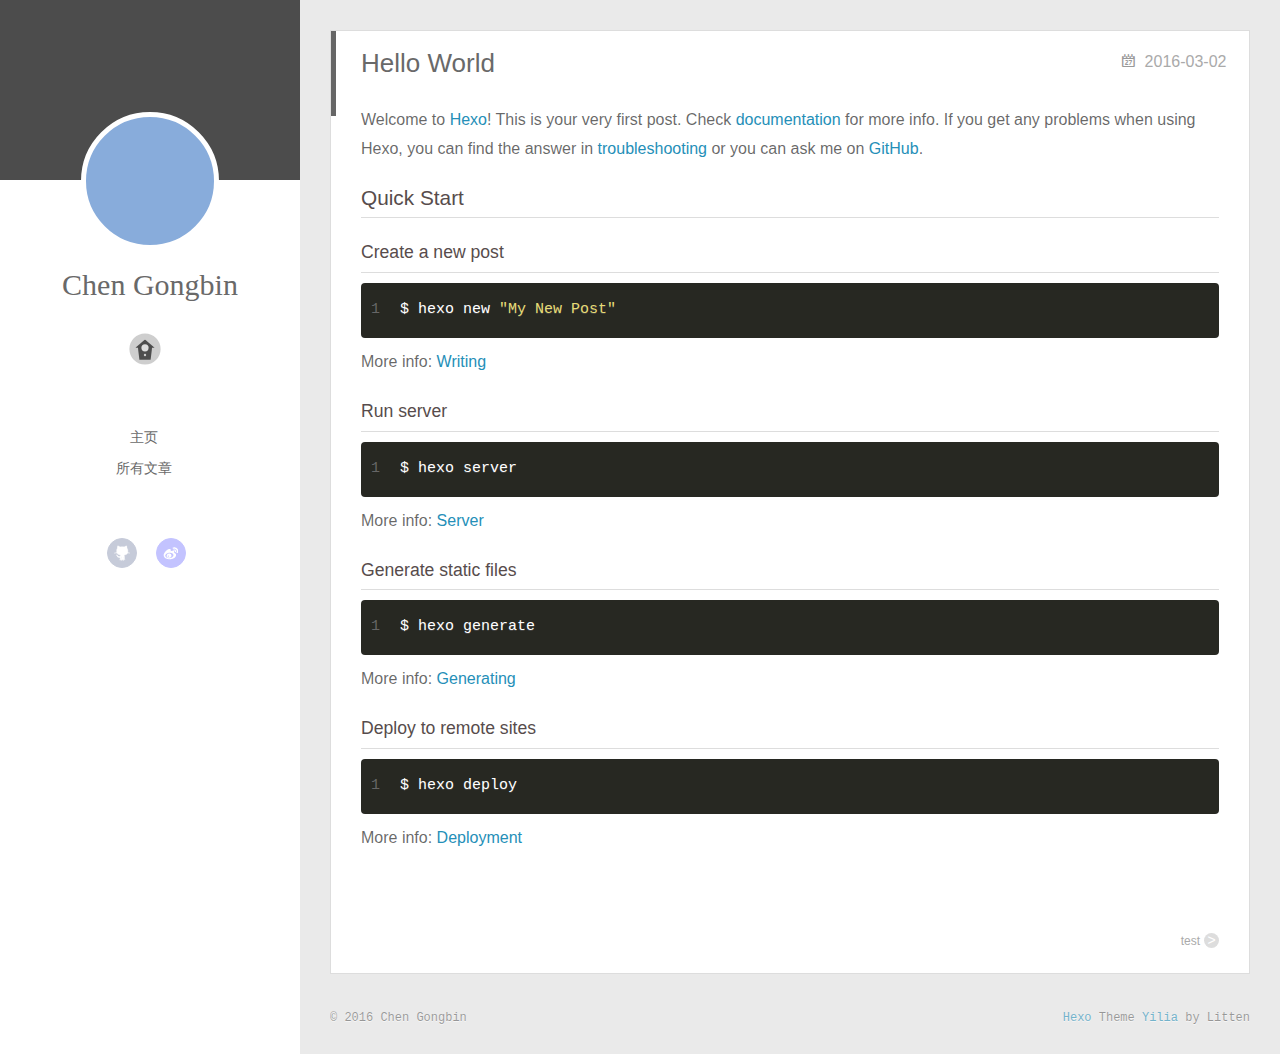
<file: 2016/03/02/hello-world/index.html>
<!DOCTYPE html>
<html>
<head>
  <meta charset="utf-8">
  
  <meta http-equiv="X-UA-Compatible" content="IE=edge" >
  <title>Hello World | ilzcw&#39;blog</title>
  <meta name="viewport" content="width=device-width, initial-scale=1, maximum-scale=1">
  <meta name="description" content="Welcome to Hexo! This is your very first post. Check documentation for more info. If you get any problems when using Hexo, you can find the answer in troubleshooting or you can ask me on GitHub.
Quick">
<meta property="og:type" content="article">
<meta property="og:title" content="Hello World">
<meta property="og:url" content="http://yoursite.com/2016/03/02/hello-world/index.html">
<meta property="og:site_name" content="ilzcw'blog">
<meta property="og:description" content="Welcome to Hexo! This is your very first post. Check documentation for more info. If you get any problems when using Hexo, you can find the answer in troubleshooting or you can ask me on GitHub.
Quick">
<meta property="og:updated_time" content="2016-03-01T14:03:28.000Z">
<meta name="twitter:card" content="summary">
<meta name="twitter:title" content="Hello World">
<meta name="twitter:description" content="Welcome to Hexo! This is your very first post. Check documentation for more info. If you get any problems when using Hexo, you can find the answer in troubleshooting or you can ask me on GitHub.
Quick">
  
    <link rel="alternative" href="/atom.xml" title="ilzcw&#39;blog" type="application/atom+xml">
  
  
    <link rel="icon" href="/favicon.png">
  
  <link rel="stylesheet" href="/css/style.css">
</head>

<body>
  <div id="container">
    <div class="left-col">
    <div class="overlay"></div>
<div class="intrude-less">
	<header id="header" class="inner">
		<a href="/" class="profilepic">
			
			<img lazy-src="http://7xrfxs.com1.z0.glb.clouddn.com/avater.jpg" class="js-avatar">
			
		</a>

		<hgroup>
		  <h1 class="header-author"><a href="/">Chen Gongbin</a></h1>
		</hgroup>

		

		
			<div class="switch-btn">
				<div class="icon">
					<div class="icon-ctn">
						<div class="icon-wrap icon-house" data-idx="0">
							<div class="birdhouse"></div>
							<div class="birdhouse_holes"></div>
						</div>
						<div class="icon-wrap icon-ribbon hide" data-idx="1">
							<div class="ribbon"></div>
						</div>
						
						
						<div class="icon-wrap icon-me hide" data-idx="3">
							<div class="user"></div>
							<div class="shoulder"></div>
						</div>
						
					</div>
					
				</div>
				<div class="tips-box hide">
					<div class="tips-arrow"></div>
					<ul class="tips-inner">
						<li>菜单</li>
						<li>标签</li>
						
						
						<li>关于我</li>
						
					</ul>
				</div>
			</div>
		

		<div class="switch-area">
			<div class="switch-wrap">
				<section class="switch-part switch-part1">
					<nav class="header-menu">
						<ul>
						
							<li><a href="/">主页</a></li>
				        
							<li><a href="/archives">所有文章</a></li>
				        
						</ul>
					</nav>
					<nav class="header-nav">
						<div class="social">
							
								<a class="github" target="_blank" href="#" title="github">github</a>
					        
								<a class="weibo" target="_blank" href="#" title="weibo">weibo</a>
					        
						</div>
					</nav>
				</section>
				
				
				<section class="switch-part switch-part2">
					<div class="widget tagcloud" id="js-tagcloud">
						
					</div>
				</section>
				
				
				

				
				
				<section class="switch-part switch-part3">
				
					<div id="js-aboutme">Android程序猿,漫迷,宅</div>
				</section>
				
			</div>
		</div>
	</header>				
</div>

    </div>
    <div class="mid-col">
      <nav id="mobile-nav">
  	<div class="overlay">
  		<div class="slider-trigger"></div>
  		<h1 class="header-author js-mobile-header hide">Chen Gongbin</h1>
  	</div>
	<div class="intrude-less">
		<header id="header" class="inner">
			<div class="profilepic">
			
				<img lazy-src="http://7xrfxs.com1.z0.glb.clouddn.com/avater.jpg" class="js-avatar">
			
			</div>
			<hgroup>
			  <h1 class="header-author">Chen Gongbin</h1>
			</hgroup>
			
			<nav class="header-menu">
				<ul>
				
					<li><a href="/">主页</a></li>
		        
					<li><a href="/archives">所有文章</a></li>
		        
		        <div class="clearfix"></div>
				</ul>
			</nav>
			<nav class="header-nav">
				<div class="social">
					
						<a class="github" target="_blank" href="#" title="github">github</a>
			        
						<a class="weibo" target="_blank" href="#" title="weibo">weibo</a>
			        
				</div>
			</nav>
		</header>				
	</div>
</nav>

      <div class="body-wrap"><article id="post-hello-world" class="article article-type-post" itemscope itemprop="blogPost">
  
    <div class="article-meta">
      <a href="/2016/03/02/hello-world/" class="article-date">
  	<time datetime="2016-03-02T12:30:01.024Z" itemprop="datePublished">2016-03-02</time>
</a>
    </div>
  
  <div class="article-inner">
    
      <input type="hidden" class="isFancy" />
    
    
      <header class="article-header">
        
  
    <h1 class="article-title" itemprop="name">
      Hello World
    </h1>
  

      </header>
      
      <div class="article-info article-info-post">
        
        

        <div class="clearfix"></div>
      </div>
      
    
    <div class="article-entry" itemprop="articleBody">
      
        <p>Welcome to <a href="https://hexo.io/" target="_blank" rel="external">Hexo</a>! This is your very first post. Check <a href="https://hexo.io/docs/" target="_blank" rel="external">documentation</a> for more info. If you get any problems when using Hexo, you can find the answer in <a href="https://hexo.io/docs/troubleshooting.html" target="_blank" rel="external">troubleshooting</a> or you can ask me on <a href="https://github.com/hexojs/hexo/issues" target="_blank" rel="external">GitHub</a>.</p>
<h2 id="Quick-Start"><a href="#Quick-Start" class="headerlink" title="Quick Start"></a>Quick Start</h2><h3 id="Create-a-new-post"><a href="#Create-a-new-post" class="headerlink" title="Create a new post"></a>Create a new post</h3><figure class="highlight bash"><table><tr><td class="gutter"><pre><span class="line">1</span><br></pre></td><td class="code"><pre><span class="line">$ hexo new <span class="string">"My New Post"</span></span><br></pre></td></tr></table></figure>
<p>More info: <a href="https://hexo.io/docs/writing.html" target="_blank" rel="external">Writing</a></p>
<h3 id="Run-server"><a href="#Run-server" class="headerlink" title="Run server"></a>Run server</h3><figure class="highlight bash"><table><tr><td class="gutter"><pre><span class="line">1</span><br></pre></td><td class="code"><pre><span class="line">$ hexo server</span><br></pre></td></tr></table></figure>
<p>More info: <a href="https://hexo.io/docs/server.html" target="_blank" rel="external">Server</a></p>
<h3 id="Generate-static-files"><a href="#Generate-static-files" class="headerlink" title="Generate static files"></a>Generate static files</h3><figure class="highlight bash"><table><tr><td class="gutter"><pre><span class="line">1</span><br></pre></td><td class="code"><pre><span class="line">$ hexo generate</span><br></pre></td></tr></table></figure>
<p>More info: <a href="https://hexo.io/docs/generating.html" target="_blank" rel="external">Generating</a></p>
<h3 id="Deploy-to-remote-sites"><a href="#Deploy-to-remote-sites" class="headerlink" title="Deploy to remote sites"></a>Deploy to remote sites</h3><figure class="highlight bash"><table><tr><td class="gutter"><pre><span class="line">1</span><br></pre></td><td class="code"><pre><span class="line">$ hexo deploy</span><br></pre></td></tr></table></figure>
<p>More info: <a href="https://hexo.io/docs/deployment.html" target="_blank" rel="external">Deployment</a></p>

      
    </div>
    
  </div>
  
    
<nav id="article-nav">
  
  
    <a href="/2016/03/01/test/" id="article-nav-older" class="article-nav-link-wrap">
      <div class="article-nav-title">test</div>
      <strong class="article-nav-caption">></strong>
    </a>
  
</nav>

  
</article>






<div class="duoshuo">
	<!-- 多说评论框 start -->
	<div class="ds-thread" data-thread-key="hello-world" data-title="Hello World" data-url="http://yoursite.com/2016/03/02/hello-world/"></div>
	<!-- 多说评论框 end -->
	<!-- 多说公共JS代码 start (一个网页只需插入一次) -->
	<script type="text/javascript">
	var duoshuoQuery = {short_name:"true"};
	(function() {
		var ds = document.createElement('script');
		ds.type = 'text/javascript';ds.async = true;
		ds.src = (document.location.protocol == 'https:' ? 'https:' : 'http:') + '//static.duoshuo.com/embed.js';
		ds.charset = 'UTF-8';
		(document.getElementsByTagName('head')[0] 
		 || document.getElementsByTagName('body')[0]).appendChild(ds);
	})();
	</script>
	<!-- 多说公共JS代码 end -->
</div>




</div>
      <footer id="footer">
  <div class="outer">
    <div id="footer-info">
    	<div class="footer-left">
    		&copy; 2016 Chen Gongbin
    	</div>
      	<div class="footer-right">
      		<a href="http://hexo.io/" target="_blank">Hexo</a>  Theme <a href="https://github.com/litten/hexo-theme-yilia" target="_blank">Yilia</a> by Litten
      	</div>
    </div>
  </div>
</footer>
    </div>
    
  <link rel="stylesheet" href="/fancybox/jquery.fancybox.css">


<script>
	var yiliaConfig = {
		fancybox: true,
		mathjax: true,
		animate: true,
		isHome: false,
		isPost: true,
		isArchive: false,
		isTag: false,
		isCategory: false,
		open_in_new: false
	}
</script>
<script src="http://7.url.cn/edu/jslib/comb/require-2.1.6,jquery-1.9.1.min.js"></script>
<script src="/js/main.js"></script>






<script type="text/x-mathjax-config">
MathJax.Hub.Config({
    tex2jax: {
        inlineMath: [ ['$','$'], ["\\(","\\)"]  ],
        processEscapes: true,
        skipTags: ['script', 'noscript', 'style', 'textarea', 'pre', 'code']
    }
});

MathJax.Hub.Queue(function() {
    var all = MathJax.Hub.getAllJax(), i;
    for(i=0; i < all.length; i += 1) {
        all[i].SourceElement().parentNode.className += ' has-jax';                 
    }       
});
</script>

<script type="text/javascript" src="http://cdn.mathjax.org/mathjax/latest/MathJax.js?config=TeX-AMS-MML_HTMLorMML">
</script>


  </div>
</body>
</html>
</file>
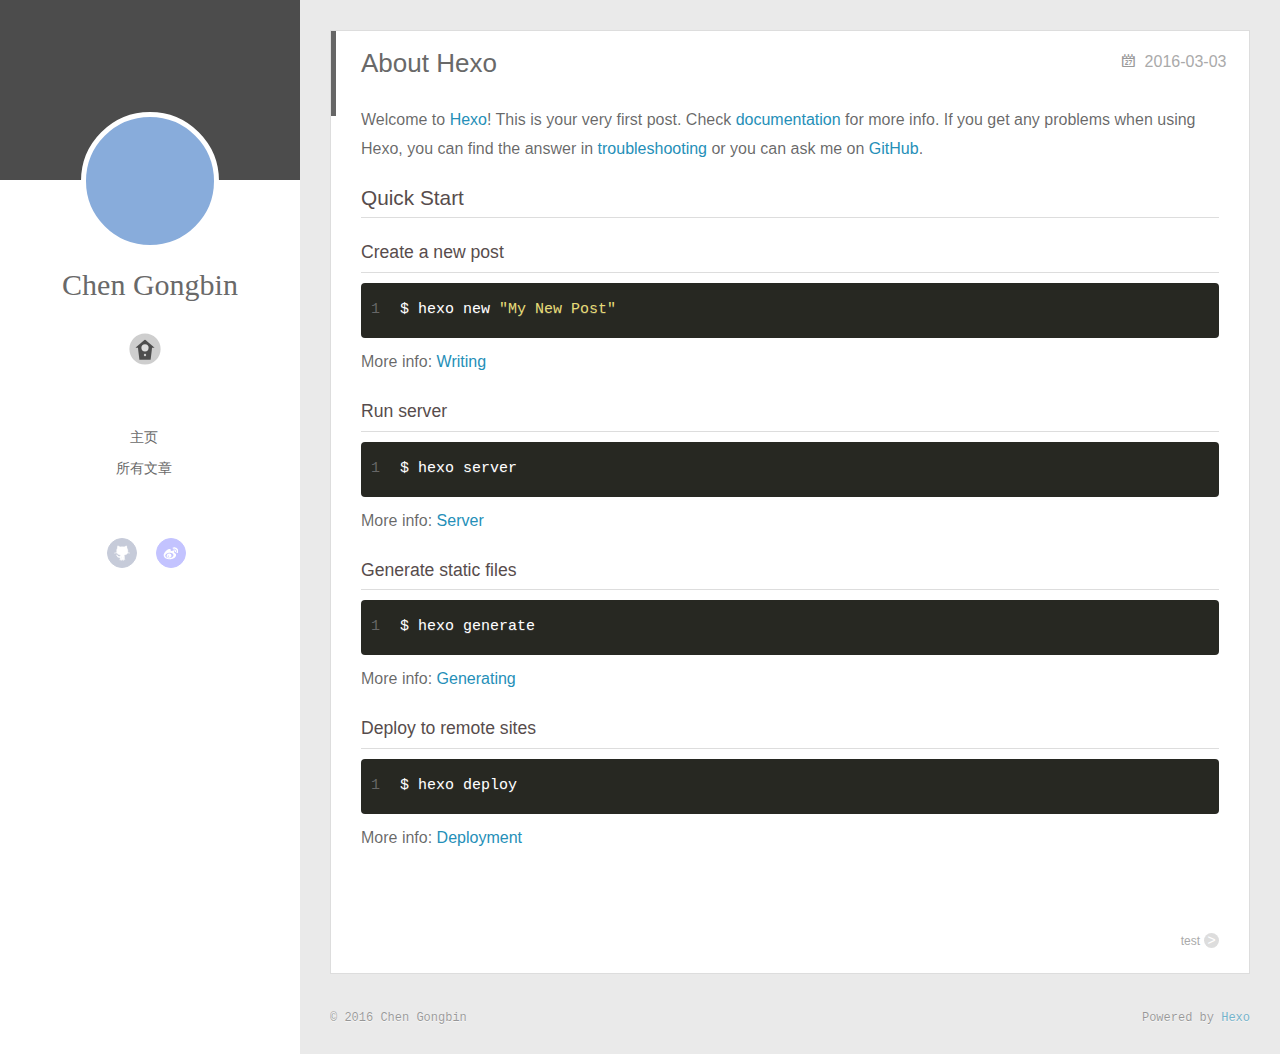
<file: 2016/03/03/hello-world/index.html>
<!DOCTYPE html>
<html>
<head>
  <meta charset="utf-8">
  
  <meta http-equiv="X-UA-Compatible" content="IE=edge" >
  <title>About Hexo | ilzcw&#39;blog</title>
  <meta name="viewport" content="width=device-width, initial-scale=1, maximum-scale=1">
  <meta name="description" content="Welcome to Hexo! This is your very first post. Check documentation for more info. If you get any problems when using Hexo, you can find the answer in troubleshooting or you can ask me on GitHub.
Quick">
<meta property="og:type" content="article">
<meta property="og:title" content="About Hexo">
<meta property="og:url" content="http://yoursite.com/2016/03/03/hello-world/index.html">
<meta property="og:site_name" content="ilzcw'blog">
<meta property="og:description" content="Welcome to Hexo! This is your very first post. Check documentation for more info. If you get any problems when using Hexo, you can find the answer in troubleshooting or you can ask me on GitHub.
Quick">
<meta property="og:updated_time" content="2016-03-03T02:44:21.000Z">
<meta name="twitter:card" content="summary">
<meta name="twitter:title" content="About Hexo">
<meta name="twitter:description" content="Welcome to Hexo! This is your very first post. Check documentation for more info. If you get any problems when using Hexo, you can find the answer in troubleshooting or you can ask me on GitHub.
Quick">
  
    <link rel="alternative" href="/atom.xml" title="ilzcw&#39;blog" type="application/atom+xml">
  
  
    <link rel="icon" href="/favicon.png">
  
  <link rel="stylesheet" href="/css/style.css">
</head>

<body>
  <div id="container">
    <div class="left-col">
    <div class="overlay"></div>
<div class="intrude-less">
	<header id="header" class="inner">
		<a href="/" class="profilepic">
			
			<img lazy-src="http://7xrfxs.com1.z0.glb.clouddn.com/avater.jpg" class="js-avatar">
			
		</a>

		<hgroup>
		  <h1 class="header-author"><a href="/">Chen Gongbin</a></h1>
		</hgroup>

		

		
			<div class="switch-btn">
				<div class="icon">
					<div class="icon-ctn">
						<div class="icon-wrap icon-house" data-idx="0">
							<div class="birdhouse"></div>
							<div class="birdhouse_holes"></div>
						</div>
						<div class="icon-wrap icon-ribbon hide" data-idx="1">
							<div class="ribbon"></div>
						</div>
						
						
						<div class="icon-wrap icon-me hide" data-idx="3">
							<div class="user"></div>
							<div class="shoulder"></div>
						</div>
						
					</div>
					
				</div>
				<div class="tips-box hide">
					<div class="tips-arrow"></div>
					<ul class="tips-inner">
						<li>菜单</li>
						<li>标签</li>
						
						
						<li>关于我</li>
						
					</ul>
				</div>
			</div>
		

		<div class="switch-area">
			<div class="switch-wrap">
				<section class="switch-part switch-part1">
					<nav class="header-menu">
						<ul>
						
							<li><a href="/">主页</a></li>
				        
							<li><a href="/archives">所有文章</a></li>
				        
						</ul>
					</nav>
					<nav class="header-nav">
						<div class="social">
							
								<a class="github" target="_blank" href="#" title="github">github</a>
					        
								<a class="weibo" target="_blank" href="#" title="weibo">weibo</a>
					        
						</div>
					</nav>
				</section>
				
				
				<section class="switch-part switch-part2">
					<div class="widget tagcloud" id="js-tagcloud">
						
					</div>
				</section>
				
				
				

				
				
				<section class="switch-part switch-part3">
				
					<div id="js-aboutme">Android程序猿,漫迷,宅</div>
				</section>
				
			</div>
		</div>
	</header>				
</div>

    </div>
    <div class="mid-col">
      <nav id="mobile-nav">
  	<div class="overlay">
  		<div class="slider-trigger"></div>
  		<h1 class="header-author js-mobile-header hide">Chen Gongbin</h1>
  	</div>
	<div class="intrude-less">
		<header id="header" class="inner">
			<div class="profilepic">
			
				<img lazy-src="http://7xrfxs.com1.z0.glb.clouddn.com/avater.jpg" class="js-avatar">
			
			</div>
			<hgroup>
			  <h1 class="header-author">Chen Gongbin</h1>
			</hgroup>
			
			<nav class="header-menu">
				<ul>
				
					<li><a href="/">主页</a></li>
		        
					<li><a href="/archives">所有文章</a></li>
		        
		        <div class="clearfix"></div>
				</ul>
			</nav>
			<nav class="header-nav">
				<div class="social">
					
						<a class="github" target="_blank" href="#" title="github">github</a>
			        
						<a class="weibo" target="_blank" href="#" title="weibo">weibo</a>
			        
				</div>
			</nav>
		</header>				
	</div>
</nav>

      <div class="body-wrap"><article id="post-hello-world" class="article article-type-post" itemscope itemprop="blogPost">
  
    <div class="article-meta">
      <a href="/2016/03/03/hello-world/" class="article-date">
  	<time datetime="2016-03-03T08:26:45.022Z" itemprop="datePublished">2016-03-03</time>
</a>
    </div>
  
  <div class="article-inner">
    
      <input type="hidden" class="isFancy" />
    
    
      <header class="article-header">
        
  
    <h1 class="article-title" itemprop="name">
      About Hexo
    </h1>
  

      </header>
      
      <div class="article-info article-info-post">
        
        

        <div class="clearfix"></div>
      </div>
      
    
    <div class="article-entry" itemprop="articleBody">
      
        <p>Welcome to <a href="https://hexo.io/" target="_blank" rel="external">Hexo</a>! This is your very first post. Check <a href="https://hexo.io/docs/" target="_blank" rel="external">documentation</a> for more info. If you get any problems when using Hexo, you can find the answer in <a href="https://hexo.io/docs/troubleshooting.html" target="_blank" rel="external">troubleshooting</a> or you can ask me on <a href="https://github.com/hexojs/hexo/issues" target="_blank" rel="external">GitHub</a>.</p>
<h2 id="Quick-Start"><a href="#Quick-Start" class="headerlink" title="Quick Start"></a>Quick Start</h2><h3 id="Create-a-new-post"><a href="#Create-a-new-post" class="headerlink" title="Create a new post"></a>Create a new post</h3><figure class="highlight bash"><table><tr><td class="gutter"><pre><span class="line">1</span><br></pre></td><td class="code"><pre><span class="line">$ hexo new <span class="string">"My New Post"</span></span><br></pre></td></tr></table></figure>
<p>More info: <a href="https://hexo.io/docs/writing.html" target="_blank" rel="external">Writing</a></p>
<h3 id="Run-server"><a href="#Run-server" class="headerlink" title="Run server"></a>Run server</h3><figure class="highlight bash"><table><tr><td class="gutter"><pre><span class="line">1</span><br></pre></td><td class="code"><pre><span class="line">$ hexo server</span><br></pre></td></tr></table></figure>
<p>More info: <a href="https://hexo.io/docs/server.html" target="_blank" rel="external">Server</a></p>
<h3 id="Generate-static-files"><a href="#Generate-static-files" class="headerlink" title="Generate static files"></a>Generate static files</h3><figure class="highlight bash"><table><tr><td class="gutter"><pre><span class="line">1</span><br></pre></td><td class="code"><pre><span class="line">$ hexo generate</span><br></pre></td></tr></table></figure>
<p>More info: <a href="https://hexo.io/docs/generating.html" target="_blank" rel="external">Generating</a></p>
<h3 id="Deploy-to-remote-sites"><a href="#Deploy-to-remote-sites" class="headerlink" title="Deploy to remote sites"></a>Deploy to remote sites</h3><figure class="highlight bash"><table><tr><td class="gutter"><pre><span class="line">1</span><br></pre></td><td class="code"><pre><span class="line">$ hexo deploy</span><br></pre></td></tr></table></figure>
<p>More info: <a href="https://hexo.io/docs/deployment.html" target="_blank" rel="external">Deployment</a></p>

      
    </div>
    
  </div>
  
    
<nav id="article-nav">
  
  
    <a href="/2016/03/01/test/" id="article-nav-older" class="article-nav-link-wrap">
      <div class="article-nav-title">test</div>
      <strong class="article-nav-caption">></strong>
    </a>
  
</nav>

  
</article>






<div class="duoshuo">
<div id="uyan_frame"></div>
<script type="text/javascript" src="http://v2.uyan.cc/code/uyan.js?uid=2086309"></script>

</div>





</div>
      <footer id="footer">
  <div class="outer">
    <div id="footer-info">
    	<div class="footer-left">
    		&copy; 2016 Chen Gongbin
    	</div>
      	<div class="footer-right">
      		Powered by <a href="http://hexo.io/" target="_blank">Hexo</a>
      	</div>
    </div>
  </div>
</footer>
    </div>
    
  <link rel="stylesheet" href="/fancybox/jquery.fancybox.css">


<script>
	var yiliaConfig = {
		fancybox: true,
		mathjax: true,
		animate: true,
		isHome: false,
		isPost: true,
		isArchive: false,
		isTag: false,
		isCategory: false,
		open_in_new: false
	}
</script>
<script src="http://7.url.cn/edu/jslib/comb/require-2.1.6,jquery-1.9.1.min.js"></script>
<script src="/js/main.js"></script>






<script type="text/x-mathjax-config">
MathJax.Hub.Config({
    tex2jax: {
        inlineMath: [ ['$','$'], ["\\(","\\)"]  ],
        processEscapes: true,
        skipTags: ['script', 'noscript', 'style', 'textarea', 'pre', 'code']
    }
});

MathJax.Hub.Queue(function() {
    var all = MathJax.Hub.getAllJax(), i;
    for(i=0; i < all.length; i += 1) {
        all[i].SourceElement().parentNode.className += ' has-jax';                 
    }       
});
</script>

<script type="text/javascript" src="http://cdn.mathjax.org/mathjax/latest/MathJax.js?config=TeX-AMS-MML_HTMLorMML">
</script>


  </div>
</body>
</html>
</file>
<file: css/style.css>
body {
  width: 100%;
}
body:before,
body:after {
  content: "";
  display: table;
}
body:after {
  clear: both;
}
@font-face {
  font-family: 'FontAwesome';
  src: url("fonts/fontawesome-webfont.eot");
  src: url("fonts/fontawesome-webfont.eot?#iefix") format("embedded-opentype"), url("fonts/fontawesome-webfont.woff") format("woff"), url("fonts/fontawesome-webfont.ttf") format("truetype"), url("fonts/fontawesome-webfont.svgz#FontAwesomeRegular") format("svg"), url("fonts/fontawesome-webfont.svg#FontAwesomeRegular") format("svg");
  font-weight: normal;
  font-style: normal;
}
html,
body,
div,
span,
applet,
object,
iframe,
h1,
h2,
h3,
h4,
h5,
h6,
p,
blockquote,
pre,
a,
abbr,
acronym,
address,
big,
cite,
code,
del,
dfn,
em,
img,
ins,
kbd,
q,
s,
samp,
small,
strike,
strong,
sub,
sup,
tt,
var,
dl,
dt,
dd,
ol,
ul,
li,
fieldset,
form,
label,
legend,
table,
caption,
tbody,
tfoot,
thead,
tr,
th,
td {
  margin: 0;
  padding: 0;
  border: 0;
  outline: 0;
  font-weight: inherit;
  font-style: inherit;
  font-family: inherit;
  font-size: 100%;
  vertical-align: baseline;
}
body {
  line-height: 1;
  color: #000;
  background: #fff;
}
ol,
ul {
  list-style: none;
}
table {
  border-collapse: separate;
  border-spacing: 0;
  vertical-align: middle;
}
caption,
th,
td {
  text-align: left;
  font-weight: normal;
  vertical-align: middle;
}
a img {
  border: none;
}
ol {
  list-style: decimal;
  padding-left: 20px;
}
ul {
  list-style: none;
}
input,
button {
  margin: 0;
  padding: 0;
}
input::-moz-focus-inner,
button::-moz-focus-inner {
  border: 0;
  padding: 0;
}
@font-face {
  font-family: FontAwesome;
  font-style: normal;
  font-weight: normal;
  src: url("fonts/fontawesome-webfont.eot?v=#4.0.3");
  src: url("fonts/fontawesome-webfont.eot?#iefix&v=#4.0.3") format("embedded-opentype"), url("fonts/fontawesome-webfont.woff?v=#4.0.3") format("woff"), url("fonts/fontawesome-webfont.ttf?v=#4.0.3") format("truetype"), url("fonts/fontawesome-webfont.svg#fontawesomeregular?v=#4.0.3") format("svg");
}
html,
body,
#container {
  height: 100%;
}
body {
  font-family: "微软雅黑", "HelveticaNeue-Light", "Helvetica Neue Light", "Helvetica Neue", Helvetica, Arial, sans-serif;
  font-size: 16px;
  background: #fff;
  color: rgba(0,0,0,0.6);
  -webkit-overflow-scrolling: touch;
}
h1,
h2,
h3 {
  display: block;
}
h1 {
  font-size: 1.5em;
}
h2 {
  font-size: 1.3em;
}
h3 {
  font-size: 1.1em;
}
h4,
h5,
h6 {
  font-size: 1em;
}
a {
  text-decoration: none;
  outline-width: 0;
  color: #258fb8;
  outline: none;
}
.alignleft {
  float: left;
}
.alignright {
  float: right;
}
.clearfix {
  *zoom: 1;
}
.clearfix:after {
  content: "";
  display: table;
  clear: both;
}
.inner {
  width: 1000px;
  margin: 0 auto;
}
.hide {
  display: none;
}
@media screen and (max-width: 1040px) {
  .inner {
    width: 100%;
  }
}
#container {
  position: relative;
  min-height: 100%;
}
#container #mobile-nav {
  display: none;
}
#container #mobile-nav .overlay {
  height: 110px;
  position: absolute;
  width: 100%;
  background: #4d4d4d;
}
#container #mobile-nav .overlay.fixed {
  position: fixed;
  height: 42px;
  z-index: 99;
}
#container #mobile-nav #header {
  padding: 10px 0 0 0;
}
#container #mobile-nav #header .profilepic {
  display: block;
  position: relative;
  z-index: 100;
}
#container #mobile-nav #header .header-menu {
  height: auto;
  margin: 10px;
}
#container #mobile-nav #header .header-menu ul {
  text-align: center;
  cursor: default;
}
#container #mobile-nav #header .header-menu li {
  display: inline-block;
  margin: 3px;
}
#container .left-col {
  background: #fff;
  width: 300px;
  position: fixed;
  opacity: 1;
  -webkit-transition: all 0.2s ease-in;
  -moz-transition: all 0.2s ease-in;
  -ms-transition: all 0.2s ease-in;
  transition: all 0.2s ease-in;
  height: 100%;
}
#container .left-col .overlay {
  width: 100%;
  height: 180px;
  background-color: #000;
  position: absolute;
  opacity: 0.7;
}
#container .left-col .intrude-less {
  width: 76%;
  text-align: center;
  margin: 112px auto 0;
}
#container .mid-col {
  position: absolute;
  right: 0;
  min-height: 100%;
  background: #eaeaea;
  left: 300px;
  width: auto;
}
@media screen and (max-width: 800px) {
  #container .left-col {
    display: none;
  }
  #container .mid-col {
    left: 0;
  }
  #container #header .header-nav {
    position: relative;
  }
  #container .header-author.fixed {
    position: fixed;
    top: -13px;
    width: 100%;
    color: #ddd;
  }
  #container .overlay .slider-trigger {
    position: absolute;
    z-index: 101;
    bottom: 0;
    left: 0;
    width: 42px;
    height: 42px;
  }
  #container .overlay .slider-trigger:hover {
    background: #444;
  }
  #container .overlay .slider-trigger:before {
    color: #ddd;
    content: "\f00b";
    font: 16px FontAwesome;
    width: 16px;
    height: 16px;
    margin-left: 9px;
    margin-top: 14px;
    display: block;
  }
  #container .article-header {
    border-left: none;
    padding: 0;
    border-bottom: 1px dotted #ddd;
  }
  #container .article-header h1 {
    margin-bottom: 10px;
  }
  #container .header-subtitle {
    padding: 0 24px;
  }
  #container .article-info-index.article-info {
    padding-top: 10px;
    margin: 0;
    border-top: 1px solid #ddd;
  }
  #container .article-info-post.article-info {
    margin: 0;
    padding-top: 10px;
    border: none;
  }
  #container .article-more-link a {
    float: right;
  }
  #container #viewer-box .viewer-box-l {
    font-size: 14px;
  }
  #container .article {
    padding: 10px;
    margin: 10px;
    font-size: 14px;
  }
  #container .article .article-entry {
    padding-left: 0;
    padding-right: 0;
    padding-top: 10px;
  }
  #container .article .article-title {
    font-size: 18px;
    max-width: 185px;
    display: block;
    margin: 0;
  }
  #container .article .article-meta {
    width: auto;
    height: 30px;
    margin-top: -5px;
    position: ralative;
  }
  #container .article .article-meta .article-date {
    font-size: 12px;
    -webkit-border-radius: 0;
    border-radius: 0;
    color: #666;
    background: none;
    height: auto;
    padding: 0;
    margin: 0;
    width: 100%;
    text-align: left;
    margin-left: 10px;
  }
  #container .article .article-meta .article-date time {
    width: auto;
    float: right;
    margin-right: 10px;
  }
  #container .article .article-meta .article-tag-list {
    margin-top: 7px;
    position: absolute;
    right: 10px;
    top: 0;
  }
  #container .article .article-meta .article-tag-list:before {
    float: left;
    margin-top: 1px;
    left: 0;
  }
  #container .article .article-meta .article-tag-list .article-tag-list-item {
    float: left;
    padding-left: 0;
    width: auto;
    max-width: 83px;
  }
  #container .article .article-meta .article-category {
    margin-top: 7px;
    position: absolute;
    right: 10px;
    top: -30px;
  }
  #container .article .article-meta .article-category:before {
    float: left;
    margin-top: 1px;
    left: 15px;
  }
  #container .article .article-meta .article-category .article-category-link {
    max-width: 83px;
    width: auto;
    padding-left: 10px;
  }
  #container .article .article-nav-link-wrap {
    margin: 5px 0;
  }
  #container .article .article-nav-link-wrap strong {
    float: left;
    margin-right: 5px;
  }
  #container .article #article-nav-older {
    float: none;
    display: block;
  }
  #container .share {
    padding: 3px 10px;
  }
  #container .duoshuo {
    padding: 0 13px;
  }
  #container #disqus_thread {
    padding: 0 13px;
  }
  #container #mobile-nav {
    display: block;
  }
  #container #page-nav .extend {
    opacity: 1;
  }
  #container .instagram .open-ins {
    left: 2px;
    top: -30px;
    color: #aaa;
  }
  #container .info-on-right {
    float: initial;
  }
  #container .archives-wrap {
    margin: 10px 10px 0px;
    padding: 10px;
  }
  #container .archives-wrap .archive-article-title {
    font-size: 14px;
  }
  #container .archives-wrap .archive-year-wrap {
    position: relative;
    padding: 0 0 0 0;
  }
  #container .archives-wrap .archive-year-wrap a {
    padding: 0 0 0 0;
  }
  #container .archives-wrap .article-meta .archive-article-date {
    font-size: 12px;
    margin-right: 10px;
    margin-top: -5px;
  }
  #container .archives-wrap .article-meta .article-tag-list-link {
    font-size: 12px;
  }
  #container .archives .archive-article {
    padding: 10px 0;
    margin-left: 0;
  }
  #container #footer .footer-left {
    float: initial;
    margin-bottom: 10px;
  }
  #container #footer .footer-right {
    float: initial;
  }
}
.header-author {
  text-align: center;
  margin: 0.67em 0;
  font-family: Roboto, "Roboto", serif;
  font-size: 30px;
  -webkit-transition: 0.3s;
  -moz-transition: 0.3s;
  -ms-transition: 0.3s;
  transition: 0.3s;
}
#header {
  width: 100%;
}
#header a {
  color: #696969;
}
#header a:hover {
  color: #b0a0aa;
}
#header .profilepic {
  text-align: center;
  display: block;
  border: 5px solid #fff;
  -webkit-border-radius: 300px;
  border-radius: 300px;
  width: 128px;
  height: 128px;
  margin: 0 auto;
  position: relative;
  overflow: hidden;
  background: #88acdb;
  -webkit-transition: all 0.2s ease-in;
  display: -webkit-box;
  -webkit-box-orient: horizontal;
  -webkit-box-pack: center;
  -webkit-box-align: center;
  text-align: center;
}
#header .profilepic img {
  width: 20%;
  height: 20%;
  -webkit-border-radius: 300px;
  border-radius: 300px;
  opacity: 0;
  -webkit-transition: all 0.2s ease-in;
}
#header .profilepic img.show {
  width: 100%;
  height: 100%;
  opacity: 1;
}
#header .header-subtitle {
  text-align: center;
  color: #999;
  font-size: 14px;
  line-height: 25px;
  overflow: hidden;
  text-overflow: ellipsis;
  display: -webkit-box;
  -webkit-line-clamp: 2;
  -webkit-box-orient: vertical;
}
#header .header-menu {
  font-weight: 300;
  line-height: 31px;
  cursor: pointer;
  text-transform: uppercase;
  float: none;
  min-height: 150px;
  margin-left: -12px;
  text-align: center;
  display: -webkit-box;
  -webkit-box-orient: horizontal;
  -webkit-box-pack: center;
  -webkit-box-align: center;
}
#header .header-menu li {
  cursor: default;
}
#header .header-menu li a {
  font-size: 14px;
  min-width: 300px;
}
#header .switch-area {
  position: relative;
  width: 100%;
  overflow: hidden;
  min-height: 500px;
  font-size: 14px;
}
#header .switch-area .switch-wrap {
  -webkit-transition: -webkit-transform 0.3s ease-in;
  -moz-transition: -moz-transform 0.3s ease-in;
  -ms-transition: -ms-transform 0.3s ease-in;
  transition: transform 0.3s ease-in;
  position: relative;
}
#header .turn-left {
  -webkit-transform: translate(-100%, 0);
  -moz-transform: translate(-100%, 0);
  -ms-transform: translate(-100%, 0);
  transform: translate(-100%, 0);
}
#header .header-nav {
  width: 100%;
  position: absolute;
  -webkit-transition: -webkit-transform 0.3s ease-in;
  -moz-transition: -moz-transform 0.3s ease-in;
  -ms-transition: -ms-transform 0.3s ease-in;
  transition: transform 0.3s ease-in;
}
#header .header-nav .social {
  margin-right: 15px;
  margin-top: 10px;
  text-align: center;
}
#header .header-nav .social a {
  -webkit-border-radius: 50%;
  border-radius: 50%;
  display: -moz-inline-stack;
  display: inline-block;
  vertical-align: middle;
  *vertical-align: auto;
  zoom: 1;
  *display: inline;
  text-indent: -9999px;
  margin: 0 8px 15px 8px;
  opacity: 0.7;
  width: 28px;
  height: 28px;
  -webkit-transition: 0.3s;
  -moz-transition: 0.3s;
  -ms-transition: 0.3s;
  transition: 0.3s;
}
#header .header-nav .social a:hover {
  opacity: 1;
}
#header .header-nav .social a:last-of-type {
  margin-right: 0;
}
#header .header-nav .social a.weibo {
  background: url("/img/weibo.png") center no-repeat #aaf;
  border: 1px solid #aaf;
}
#header .header-nav .social a.weibo:hover {
  border: 1px solid #aaf;
}
#header .header-nav .social a.rss {
  background: url("/img/rss.png") center no-repeat #ef7522;
  border: 1px solid #ef7522;
}
#header .header-nav .social a.rss:hover {
  border: 1px solid #cf5d0f;
}
#header .header-nav .social a.github {
  background: url("/img/github.png") center no-repeat #afb6ca;
  border: 1px solid #afb6ca;
}
#header .header-nav .social a.github:hover {
  border: 1px solid #909ab6;
}
#header .header-nav .social a.facebook {
  background: url("/img/facebook.png") center no-repeat #3b5998;
  border: 1px solid #3b5998;
}
#header .header-nav .social a.facebook:hover {
  border: 1px solid #2d4373;
}
#header .header-nav .social a.google {
  background: url("/img/google.png") center no-repeat #c83d20;
  border: 1px solid #c83d20;
}
#header .header-nav .social a.google:hover {
  border: 1px solid #9c3019;
}
#header .header-nav .social a.twitter {
  background: url("/img/twitter.png") center no-repeat #55cff8;
  border: 1px solid #55cff8;
}
#header .header-nav .social a.twitter:hover {
  border: 1px solid #24c1f6;
}
#header .header-nav .social a.linkedin {
  background: url("/img/linkedin.png") center no-repeat #005a87;
  border: 1px solid #005a87;
}
#header .header-nav .social a.linkedin:hover {
  border: 1px solid #006b98;
}
#header .header-nav .social a.zhihu {
  background: url("/img/zhihu.png") center no-repeat #0078d8;
  border: 1px solid #0078d8;
}
#header .header-nav .social a.zhihu:hover {
  border: 1px solid #0078d8;
}
#header .header-nav .social a.douban {
  background: url("/img/douban.png") center no-repeat #06c611;
  border: 1px solid #06c611;
}
#header .header-nav .social a.douban:hover {
  border: 1px solid #06c611;
}
#header .header-nav .social a.mail {
  background: url("/img/mail.png") center no-repeat #005a87;
  border: 1px solid #005a87;
}
#header .header-nav .social a.mail:hover {
  border: 1px solid #006b98;
}
#header .switch-part {
  width: 100%;
  position: absolute;
}
#header .switch-part1 {
  left: 0;
}
#header .switch-part2 {
  left: 100%;
  top: 20px;
  overlay-x: hidden;
  overflow-y: auto;
  max-height: 200px;
}
#header .switch-part3 {
  left: 200%;
  line-height: 30px;
}
#header .switch-part3 .switch-friends-link {
  margin-right: 9px;
  -webkit-border-radius: 3px;
  border-radius: 3px;
  padding: 5px;
}
#header .switch-part3 .switch-friends-link:hover {
  background: #88acdb;
  color: #fff;
}
#header .switch-part4 {
  left: 300%;
  text-align: left;
  line-height: 30px;
}
.duoshuo {
  padding: 0 40px;
}
#disqus_thread {
  padding: 0 40px;
}
.archives-wrap {
  position: relative;
  margin: 0 30px;
  padding-right: 60px;
  border-bottom: 1px solid #eee;
  background: #fff;
}
.archives-wrap:first-child {
  margin-top: 30px;
}
.archives-wrap:last-child {
  margin-bottom: 80px;
}
.archives-wrap .archive-year-wrap {
  line-height: 35px;
  width: 200px;
  position: absolute;
  padding-top: 15px;
  font-size: 1.8em;
}
.archives-wrap .archive-year-wrap a {
  color: #666;
  font-weight: bold;
  padding-left: 48px;
}
.archives {
  position: relative;
}
.archives .article-info {
  border: none;
}
.archives .archive-article {
  margin-left: 200px;
  padding: 20px 0;
  border-bottom: 1px solid #eee;
  border-top: 1px solid #fff;
  position: relative;
}
.archives .archive-article:first-child {
  border-top: none;
}
.archives .archive-article:last-child {
  border-bottom: none;
}
.archives .archive-article-title {
  font-size: 16px;
  color: #333;
  -webkit-transition: color 0.3s;
  -moz-transition: color 0.3s;
  -ms-transition: color 0.3s;
  transition: color 0.3s;
}
.archives .archive-article-title:hover {
  color: #657b83;
}
.archives .archive-article-title span {
  display: block;
  color: #a8a8a8;
  font-size: 12px;
  line-height: 14px;
  height: 7px;
  padding-left: 2px;
}
.archives .archive-article-title span:before {
  display: inline-block;
  content: "“";
  font-family: serif;
  font-size: 30px;
  float: left;
  margin: 4px 4px 0 -12px;
  color: #c8c8c8;
}
.archive-article-inner .archive-article-header {
  position: relative;
}
.archive-article-inner .article-meta {
  position: relative;
  float: right;
  margin-top: -10px;
  color: #555;
  background: none;
  text-align: right;
  width: auto;
}
.archive-article-inner .article-meta .article-date time {
  color: #aaa;
}
.archive-article-inner .article-meta .archive-article-date,
.archive-article-inner .article-meta .article-tag-list {
  margin-right: 30px;
  display: -moz-inline-stack;
  display: inline-block;
  vertical-align: middle;
  zoom: 1;
  color: #666;
  font-size: 14px;
}
.archive-article-inner .article-meta .archive-article-date {
  cursor: default;
  font-size: 12px;
  margin-bottom: 5px;
  margin-top: -10px;
}
.archive-article-inner .article-meta .archive-article-date time:before {
  content: "\f073";
  color: #999;
  position: relative;
  margin-right: 10px;
  font: 16px FontAwesome;
}
.archive-article-inner .article-meta .article-category:before {
  float: left;
  margin-top: 1px;
  left: 15px;
}
.archive-article-inner .article-meta .article-category .article-category-link {
  width: auto;
  max-width: 83px;
  padding-left: 10px;
}
.archive-article-inner .article-meta .article-tag-list {
  margin-top: 0px;
}
.archive-article-inner .article-meta .article-tag-list:before {
  left: 15px;
}
.archive-article-inner .article-meta .article-tag-list .article-tag-list-item {
  display: inline-block;
  width: auto;
  max-width: 83px;
  padding-left: 8px;
  font-size: 12px;
}
.body-wrap {
  margin-bottom: 80px;
}
.article {
  margin: 30px;
  position: relative;
  border: 1px solid #ddd;
  background: #fff;
  -webkit-transition: all 0.2s ease-in;
}
.article.show {
  visibility: visible;
  -webkit-animation: cd-bounce-1 0.6s;
  -moz-animation: cd-bounce-1 0.6s;
  -webkit-animation: cd-bounce-1 0.6s;
  -moz-animation: cd-bounce-1 0.6s;
  -ms-animation: cd-bounce-1 0.6s;
  animation: cd-bounce-1 0.6s;
}
.article.hidden {
  visibility: hidden;
}
.article img {
  max-width: 100%;
}
@-webkit-keyframes cd-bounce-1 {
  0% {
    opacity: 0;
    -webkit-transform: scale(1);
  }
  60% {
    opacity: 1;
    -webkit-transform: scale(1.01);
  }
  100% {
    -webkit-transform: scale(1);
  }
}
@-moz-keyframes cd-bounce-1 {
  0% {
    opacity: 0;
    -moz-transform: scale(1);
  }
  60% {
    opacity: 1;
    -moz-transform: scale(1.01);
  }
  100% {
    -moz-transform: scale(1);
  }
}
.article-index {
  margin-left: 200px;
  padding: 15px 0;
  margin-right: 75px;
}
.article-index .brief {
  display: block;
  color: #a8a8a8;
  font-size: 12px;
  line-height: 14px;
  height: 7px;
  padding-left: 2px;
}
.article-index .brief:before {
  display: inline-block;
  content: "“";
  font-family: serif;
  font-size: 30px;
  float: left;
  margin: 4px 4px 0 -12px;
  color: #c8c8c8;
}
.article-title {
  color: #696969;
  margin-left: 0px;
  font-weight: 300;
  line-height: 35px;
  margin-bottom: 20px;
  font-size: 26px;
  -webkit-transition: color 0.3s;
  -moz-transition: color 0.3s;
  -o-transition: color 0.3s;
  -webkit-transition: color 0.3s;
  -moz-transition: color 0.3s;
  -ms-transition: color 0.3s;
  transition: color 0.3s;
}
.article-title:hover {
  color: #b0a0aa;
}
.article-inner {
  position: relative;
  margin-bottom: 20px;
}
.article-header {
  border-left: 5px solid;
  padding: 15px 0px 15px 25px;
}
.article-info.info-on-right {
  margin: 10px 0 0 0;
  float: right;
}
.article-info-index.article-info {
  padding-top: 20px;
  margin: 30px 30px 0 30px;
  border-top: 1px solid #ddd;
}
.article-info-post.article-info {
  padding: 0;
  border: none;
  margin: -30px 0 20px 30px;
}
.article-entry {
  line-height: 1.8em;
  padding-right: 30px;
  padding-left: 30px;
}
.article-entry p {
  margin-top: 10px;
}
.article-entry p code,
.article-entry li code {
  padding: 1px 3px;
  margin: 0 3px;
  background: #ddd;
  border: 1px solid #ccc;
  font-family: Menlo, Monaco, "Andale Mono", "lucida console", "Courier New", monospace;
  word-wrap: break-word;
  font-size: 14px;
}
.article-entry blockquote {
  background: #ddd;
  border-left: 5px solid #ccc;
  padding: 15px 20px;
  margin-top: 10px;
  border-left: 5px solid #657b83;
  background: #f6f6f6;
}
.article-entry blockquote p {
  margin-top: 0;
}
.article-entry em {
  font-style: italic;
}
.article-entry ul li:before {
  content: "";
  width: 6px;
  height: 6px;
  border: 1px solid #999;
  -webkit-border-radius: 10px;
  border-radius: 10px;
  background: #aaa;
  display: inline-block;
  margin-right: 10px;
  float: left;
  margin-top: 12px;
}
.article-entry ul,
.article-entry ol {
  font-size: 14px;
  margin: 10px 0px;
}
.article-entry li ul,
.article-entry li ol {
  margin-left: 30px;
}
.article-entry li ul li:before,
.article-entry li ol li:before {
  content: "";
  background: #dedede;
}
.article-entry h1 {
  margin-top: 30px;
}
.article-entry h2 {
  margin-top: 20px;
  font-weight: 300;
  color: #574c4c;
  padding-bottom: 5px;
  border-bottom: 1px solid #ddd;
}
.article-entry h3,
.article-entry h4,
.article-entry h5,
.article-entry h6 {
  margin-top: 20px;
  font-weight: 300;
  color: #574c4c;
  padding-bottom: 5px;
  border-bottom: 1px solid #ddd;
}
.article-entry video {
  max-width: 100%;
}
.article-entry strong {
  font-weight: bold;
}
.article-entry .caption {
  display: block;
  font-size: 0.8em;
  color: #aaa;
}
.article-entry hr {
  height: 0;
  margin-top: 20px;
  margin-bottom: 20px;
  border-left: 0;
  border-right: 0;
  border-top: 1px solid #ddd;
  border-bottom: 1px solid #fff;
}
.article-entry pre {
  font-size: 1/0.9em;
  line-height: 1.5;
  margin-top: 10px;
  padding: 5px 15px;
  overflow-x: auto;
  color: #657b83;
  font-size: 10px;
  border: 1px solid #ccc;
  text-shadow: 0 1px #444;
  font-family: Menlo, Monaco, "Andale Mono", "lucida console", "Courier New", monospace;
}
.article-entry pre code {
  font-size: 14px;
}
.article-entry table {
  width: 100%;
  border: 1px solid #dedede;
  margin: 15px 0;
  border-collapse: collapse;
}
.article-entry table tr,
.article-entry table td {
  height: 35px;
}
.article-entry table thead tr {
  background: #f8f8f8;
}
.article-entry table tbody tr:hover {
  background: #efefef;
}
.article-entry table td,
.article-entry table th {
  border: 1px solid #dedede;
  padding: 0 10px;
}
.article-entry figure table {
  border: none;
  width: auto;
  margin: 0;
}
.article-entry figure table tbody tr:hover {
  background: none;
}
.article-meta {
  width: 150px;
  font-size: 14;
  text-align: right;
  position: absolute;
  right: 0;
  top: 23px;
  text-align: center;
  z-index: 1;
}
.article-meta time {
  color: #aaa;
}
.article-meta time:before {
  color: #999;
  content: "\f073";
  font: 17px FontAwesome;
  margin-right: 10px;
}
.article-more-link {
  margin-top: 5px;
  text-align: right;
}
.article-more-link a {
  background: #4d4d4d;
  color: #fff;
  font-size: 12px;
  padding: 2px 8px 4px;
  line-height: 16px;
  -webkit-border-radius: 2px;
  -moz-border-radius: 2px;
  -webkit-border-radius: 2px;
  border-radius: 2px;
  -webkit-transition: background 0.3s;
  -moz-transition: background 0.3s;
  -ms-transition: background 0.3s;
  transition: background 0.3s;
}
.article-more-link a:hover {
  background: #3c3c3c;
}
.article-more-link a.hidden {
  visibility: hidden;
}
#article-nav {
  margin: 80px 0 30px 0;
  padding-bottom: 10px;
}
#article-nav .article-nav-link-wrap {
  margin: 0px 30px 0px 30px;
  font-size: 14px;
  color: #333;
}
#article-nav .article-nav-link-wrap .article-nav-title {
  display: inline-block;
  font-size: 12px;
  color: #aaa;
  -webkit-transition: color 0.3s;
  -moz-transition: color 0.3s;
  -ms-transition: color 0.3s;
  transition: color 0.3s;
}
#article-nav .article-nav-link-wrap strong {
  background: #ddd;
  color: #fff;
  -webkit-border-radius: 100%;
  border-radius: 100%;
  width: 15px;
  height: 15px;
  display: inline-block;
  text-align: center;
  -webkit-transition: background 0.3s;
  -moz-transition: background 0.3s;
  -ms-transition: background 0.3s;
  transition: background 0.3s;
}
#article-nav .article-nav-link-wrap:hover strong {
  background: #4d4d4d;
}
#article-nav .article-nav-link-wrap:hover .article-nav-title {
  color: #4d4d4d;
}
#article-nav #article-nav-older {
  float: right;
}
@-moz-keyframes cd-bounce-1 {
  0% {
    opacity: 0;
    -webkit-transform: scale(1);
    -moz-transform: scale(1);
    -ms-transform: scale(1);
    -o-transform: scale(1);
    -webkit-transform: scale(1);
    -moz-transform: scale(1);
    -ms-transform: scale(1);
    transform: scale(1);
  }
  60% {
    opacity: 1;
    -webkit-transform: scale(1.01);
    -moz-transform: scale(1.01);
    -ms-transform: scale(1.01);
    -o-transform: scale(1.01);
    -webkit-transform: scale(1.01);
    -moz-transform: scale(1.01);
    -ms-transform: scale(1.01);
    transform: scale(1.01);
  }
  100% {
    -webkit-transform: scale(1);
    -moz-transform: scale(1);
    -ms-transform: scale(1);
    -o-transform: scale(1);
    -webkit-transform: scale(1);
    -moz-transform: scale(1);
    -ms-transform: scale(1);
    transform: scale(1);
  }
}
@-webkit-keyframes cd-bounce-1 {
  0% {
    opacity: 0;
    -webkit-transform: scale(1);
    -moz-transform: scale(1);
    -ms-transform: scale(1);
    -o-transform: scale(1);
    -webkit-transform: scale(1);
    -moz-transform: scale(1);
    -ms-transform: scale(1);
    transform: scale(1);
  }
  60% {
    opacity: 1;
    -webkit-transform: scale(1.01);
    -moz-transform: scale(1.01);
    -ms-transform: scale(1.01);
    -o-transform: scale(1.01);
    -webkit-transform: scale(1.01);
    -moz-transform: scale(1.01);
    -ms-transform: scale(1.01);
    transform: scale(1.01);
  }
  100% {
    -webkit-transform: scale(1);
    -moz-transform: scale(1);
    -ms-transform: scale(1);
    -o-transform: scale(1);
    -webkit-transform: scale(1);
    -moz-transform: scale(1);
    -ms-transform: scale(1);
    transform: scale(1);
  }
}
@-o-keyframes cd-bounce-1 {
  0% {
    opacity: 0;
    -webkit-transform: scale(1);
    -moz-transform: scale(1);
    -ms-transform: scale(1);
    -o-transform: scale(1);
    -webkit-transform: scale(1);
    -moz-transform: scale(1);
    -ms-transform: scale(1);
    transform: scale(1);
  }
  60% {
    opacity: 1;
    -webkit-transform: scale(1.01);
    -moz-transform: scale(1.01);
    -ms-transform: scale(1.01);
    -o-transform: scale(1.01);
    -webkit-transform: scale(1.01);
    -moz-transform: scale(1.01);
    -ms-transform: scale(1.01);
    transform: scale(1.01);
  }
  100% {
    -webkit-transform: scale(1);
    -moz-transform: scale(1);
    -ms-transform: scale(1);
    -o-transform: scale(1);
    -webkit-transform: scale(1);
    -moz-transform: scale(1);
    -ms-transform: scale(1);
    transform: scale(1);
  }
}
@keyframes cd-bounce-1 {
  0% {
    opacity: 0;
    -webkit-transform: scale(1);
    -moz-transform: scale(1);
    -ms-transform: scale(1);
    -o-transform: scale(1);
    -webkit-transform: scale(1);
    -moz-transform: scale(1);
    -ms-transform: scale(1);
    transform: scale(1);
  }
  60% {
    opacity: 1;
    -webkit-transform: scale(1.01);
    -moz-transform: scale(1.01);
    -ms-transform: scale(1.01);
    -o-transform: scale(1.01);
    -webkit-transform: scale(1.01);
    -moz-transform: scale(1.01);
    -ms-transform: scale(1.01);
    transform: scale(1.01);
  }
  100% {
    -webkit-transform: scale(1);
    -moz-transform: scale(1);
    -ms-transform: scale(1);
    -o-transform: scale(1);
    -webkit-transform: scale(1);
    -moz-transform: scale(1);
    -ms-transform: scale(1);
    transform: scale(1);
  }
}
.archives-wrap {
  position: relative;
  margin: 0 30px;
  padding-right: 60px;
  border-bottom: 1px solid #eee;
  background: #fff;
}
.archives-wrap:first-child {
  margin-top: 30px;
}
.archives-wrap:last-child {
  margin-bottom: 80px;
}
.archives-wrap .archive-year-wrap {
  line-height: 35px;
  width: 200px;
  position: absolute;
  padding-top: 15px;
  font-size: 1.8em;
}
.archives-wrap .archive-year-wrap a {
  color: #666;
  font-weight: bold;
  padding-left: 48px;
}
.archives {
  position: relative;
}
.archives .article-info {
  border: none;
}
.archives .archive-article {
  margin-left: 200px;
  padding: 20px 0;
  border-bottom: 1px solid #eee;
  border-top: 1px solid #fff;
  position: relative;
}
.archives .archive-article:first-child {
  border-top: none;
}
.archives .archive-article:last-child {
  border-bottom: none;
}
.archives .archive-article-title {
  font-size: 16px;
  color: #333;
  -webkit-transition: color 0.3s;
  -moz-transition: color 0.3s;
  -ms-transition: color 0.3s;
  transition: color 0.3s;
}
.archives .archive-article-title:hover {
  color: #657b83;
}
.archives .archive-article-title span {
  display: block;
  color: #a8a8a8;
  font-size: 12px;
  line-height: 14px;
  height: 7px;
  padding-left: 2px;
}
.archives .archive-article-title span:before {
  display: inline-block;
  content: "“";
  font-family: serif;
  font-size: 30px;
  float: left;
  margin: 4px 4px 0 -12px;
  color: #c8c8c8;
}
.archive-article-inner .archive-article-header {
  position: relative;
}
.archive-article-inner .article-meta {
  position: relative;
  float: right;
  margin-top: -10px;
  color: #555;
  background: none;
  text-align: right;
  width: auto;
}
.archive-article-inner .article-meta .article-date time {
  color: #aaa;
}
.archive-article-inner .article-meta .archive-article-date,
.archive-article-inner .article-meta .article-tag-list {
  margin-right: 30px;
  display: -moz-inline-stack;
  display: inline-block;
  vertical-align: middle;
  zoom: 1;
  color: #666;
  font-size: 14px;
}
.archive-article-inner .article-meta .archive-article-date {
  cursor: default;
  font-size: 12px;
  margin-bottom: 5px;
  margin-top: -10px;
}
.archive-article-inner .article-meta .archive-article-date time:before {
  content: "\f073";
  color: #999;
  position: relative;
  margin-right: 10px;
  font: 16px FontAwesome;
}
.archive-article-inner .article-meta .article-category:before {
  float: left;
  margin-top: 1px;
  left: 15px;
}
.archive-article-inner .article-meta .article-category .article-category-link {
  width: auto;
  max-width: 83px;
  padding-left: 10px;
}
.archive-article-inner .article-meta .article-tag-list {
  margin-top: 0px;
}
.archive-article-inner .article-meta .article-tag-list:before {
  left: 15px;
}
.archive-article-inner .article-meta .article-tag-list .article-tag-list-item {
  display: inline-block;
  width: auto;
  max-width: 83px;
  padding-left: 8px;
  font-size: 12px;
}
.article-entry pre,
.article-entry .highlight {
  background: #272822;
  margin: 10px 0;
  padding: 10px 10px;
  overflow: auto;
  color: #4c4c4c;
  line-height: 22.400000000000002px;
}
.article-entry .highlight .gutter pre,
.article-entry .gist .gist-file .gist-data .line-numbers {
  color: #666;
}
.article-entry pre,
.article-entry code {
  font-family: "Source Code Pro", Consolas, Monaco, Menlo, Consolas, monospace;
}
.article-entry code {
  background: #eee;
  padding: 0 0.3em;
  border: none;
}
.article-entry pre {
  color: #fff;
}
.article-entry pre code {
  background: none;
  text-shadow: none;
  padding: 0;
  color: #fff;
}
.article-entry .highlight {
  -webkit-border-radius: 4px;
  border-radius: 4px;
}
.article-entry .highlight pre {
  border: none;
  margin: 0;
  padding: 0;
}
.article-entry .highlight table {
  margin: 0;
  width: auto;
}
.article-entry .highlight td {
  border: none;
  padding: 0;
}
.article-entry .highlight figcaption {
  font-size: 0.85em;
  color: highlight-comment;
  line-height: 1em;
  margin-bottom: 1em;
}
.article-entry .highlight figcaption:before,
.article-entry .highlight figcaption:after {
  content: "";
  display: table;
}
.article-entry .highlight figcaption:after {
  clear: both;
}
.article-entry .highlight figcaption a {
  float: right;
}
.article-entry .highlight .gutter pre {
  text-align: right;
  padding-right: 20px;
}
.article-entry .highlight .gutter pre .line {
  text-shadow: none;
}
.article-entry .highlight .line {
  font-size: 15px;
  height: 15px;
}
.article-entry .gist {
  margin: 0 -20px;
  border-style: solid;
  border-color: #ddd;
  border-width: 1px 0;
  background: #272822;
  padding: 15px 20px 15px 0;
}
.article-entry .gist .gist-file {
  border: none;
  font-family: "Source Code Pro", Consolas, Monaco, Menlo, Consolas, monospace;
  margin: 0;
}
.article-entry .gist .gist-file .gist-data {
  background: none;
  border: none;
}
.article-entry .gist .gist-file .gist-data .line-numbers {
  background: none;
  border: none;
  padding: 0 20px 0 0;
}
.article-entry .gist .gist-file .gist-data .line-data {
  padding: 0 !important;
}
.article-entry .gist .gist-file .highlight {
  margin: 0;
  padding: 0;
  border: none;
}
.article-entry .gist .gist-file .gist-meta {
  background: #272822;
  color: highlight-comment;
  font: 0.85em "Helvetica Neue", Helvetica, Arial, sans-serif;
  text-shadow: 0 0;
  padding: 0;
  margin-top: 1em;
  margin-left: 20px;
}
.article-entry .gist .gist-file .gist-meta a {
  color: #258fb8;
  font-weight: normal;
}
.article-entry .gist .gist-file .gist-meta a:hover {
  text-decoration: underline;
}
pre .comment {
  color: #75715e;
}
pre .keyword,
pre .function .keyword,
pre .class .params {
  color: #66d9ef;
}
pre .tag,
pre .doctype,
pre .params,
pre .function,
pre .css .value {
  color: #fff;
}
pre .css ~ * .tag,
pre .title,
pre .at_rule,
pre .at_rule .keyword,
pre .preprocessor,
pre .preprocessor .keyword {
  color: #f92672;
}
pre .attribute,
pre .built_in,
pre .class,
pre .css ~ * .class,
pre .function .title {
  color: #a6e22e;
}
pre .value,
pre .string {
  color: #e6db74;
}
pre .number {
  color: #7163d7;
}
pre .id,
pre .css ~ * .id {
  color: #fd971f;
}
#footer {
  font-size: 12px;
  font-family: Menlo, Monaco, "Andale Mono", "lucida console", "Courier New", monospace;
  text-shadow: 0 1px #fff;
  position: absolute;
  bottom: 30px;
  opacity: 0.6;
  width: 100%;
  text-align: center;
}
#footer .outer {
  padding: 0 30px;
}
.footer-left {
  float: left;
}
.footer-right {
  float: right;
}
.share {
  padding: 0px 75px 30px 40px;
  margin-bottom: 15px;
}
.back_home {
  float: right;
}
.back_home a {
  font-weight: bold;
  margin-left: 10px;
}
.back_home a:hover {
  color: #6e6e6e;
}
#page-nav {
  text-align: center;
  margin-top: 30px;
}
#page-nav .page-number {
  width: 20px;
  height: 20px;
  background: #4d4d4d;
  -webkit-border-radius: 50%;
  -moz-border-radius: 50%;
  -webkit-border-radius: 50%;
  border-radius: 50%;
  display: inline-block;
  color: #fff;
  line-height: 20px;
  font-size: 12px;
  margin: 0 3px 30px;
}
#page-nav .page-number:hover {
  background: #5e5e5e;
}
#page-nav .current {
  background: #88acdb;
  cursor: default;
}
#page-nav .current:hover {
  background: #88acdb;
}
#page-nav .extend {
  color: #4d4d4d;
  margin: 0 27px;
  opacity: 0;
}
#page-nav .extend:hover {
  color: #5e5e5e;
}
#page-nav:hover .extend {
  opacity: 1;
}
#post-instagram {
  padding: 30px;
}
#post-instagram .article-entry {
  padding-right: 0;
}
.instagram {
  position: relative;
  min-height: 500px;
}
.instagram .open-ins {
  display: block;
  padding: 10px 0;
  position: absolute;
  right: 28px;
  top: -75px;
  color: #333;
}
.instagram .open-ins:hover {
  color: #657b83;
}
.instagram .year {
  display: inline;
}
.instagram .album h1 em {
  font-style: normal;
  font-size: 14px;
  margin-left: 10px;
}
.instagram .album ul {
  min-height: 149px;
  padding-top: 17px;
  border-bottom: 1px solid #ddd;
  list-style: none;
}
.instagram .album li {
  position: relative;
  display: inline-block;
  min-width: 157px;
  margin: 0;
}
.instagram .album li:before {
  display: none;
}
.instagram .album div.img-box {
  position: relative;
  margin: 0 20px 10px;
  -webkit-box-shadow: 0 1px 0 rgba(255,255,255,0.4), 0 1px 0 1px rgba(255,255,255,0.1);
  -moz-box-shadow: 0 1px 0 rgba(255,255,255,0.4), 0 1px 0 1px rgba(255,255,255,0.1);
  -webkit-box-shadow: 0 1px 0 rgba(255,255,255,0.4), 0 1px 0 1px rgba(255,255,255,0.1);
  box-shadow: 0 1px 0 rgba(255,255,255,0.4), 0 1px 0 1px rgba(255,255,255,0.1);
}
.instagram .album div.img-box .img-bg {
  position: absolute;
  top: 0;
  left: 0;
  bottom: 0px;
  width: 100%;
  margin: -5px;
  padding: 5px;
  background: rgba(204,204,204,0.8);
  -webkit-box-shadow: 0 0 0 1px rgba(0,0,0,0.04), 0 1px 5px rgba(0,0,0,0.1);
  -moz-box-shadow: 0 0 0 1px rgba(0,0,0,0.04), 0 1px 5px rgba(0,0,0,0.1);
  -webkit-box-shadow: 0 0 0 1px rgba(0,0,0,0.04), 0 1px 5px rgba(0,0,0,0.1);
  box-shadow: 0 0 0 1px rgba(0,0,0,0.04), 0 1px 5px rgba(0,0,0,0.1);
  -webkit-transition: all 0.15s ease-out 0.1s;
  -moz-transition: all 0.15s ease-out 0.1s;
  -o-transition: all 0.15s ease-out 0.1s;
  -webkit-transition: all 0.15s ease-out 0.1s;
  -moz-transition: all 0.15s ease-out 0.1s;
  -ms-transition: all 0.15s ease-out 0.1s;
  transition: all 0.15s ease-out 0.1s;
  opacity: 0.2;
  cursor: pointer;
  display: block;
}
.instagram .album div.img-box .img-bg:hover {
  opacity: 0;
}
.instagram .album div.img-box img {
  width: 100%;
  height: auto;
  display: block;
}
@media screen and (max-width: 600px) {
  .instagram .album ul {
    margin-left: 0;
    padding: 0;
    text-align: center;
  }
  .instagram .album li {
    max-width: 300px;
  }
  .instagram .album div.img-box {
    margin: 0;
  }
}
.switch-btn {
  margin-left: 74px;
  margin-top: 23px;
  position: relative;
  width: 70px;
  text-align: center;
}
.switch-btn .tips-box {
  position: relative;
}
.switch-btn .tips-box .tips-arrow {
  width: 0;
  height: 0;
  border-left: 5px solid transparent;
  border-right: 5px solid transparent;
  border-bottom: 6px solid #000;
  opacity: 0.8;
  position: absolute;
  top: -6px;
  left: 30px;
}
.switch-btn .tips-box .tips-inner {
  padding: 5px 8px 4px 8px;
  background-color: #000;
  color: #fff;
  width: 80px;
  text-align: center;
  -webkit-border-radius: 3px;
  border-radius: 3px;
  opacity: 0.8;
  position: absolute;
  z-index: 99;
  left: -13px;
}
.switch-btn .tips-box .tips-inner li {
  padding: 4px 0;
  cursor: pointer;
  font-size: 13px;
  color: #ddd;
}
.switch-btn .tips-box .tips-inner li:hover {
  background: #111;
}
.switch-btn .icon {
  height: 32px;
  width: 32px;
  background: #cecece;
  -webkit-border-radius: 100px;
  border-radius: 100px;
  position: relative;
  overflow: hidden;
  display: inline-block;
  padding: 10px;
  -webkit-transform: scale(0.6);
  -moz-transform: scale(0.6);
  -ms-transform: scale(0.6);
  transform: scale(0.6);
  cursor: pointer;
}
.switch-btn .icon-ctn {
  width: 34px;
  height: 34px;
  position: relative;
  overflow: hidden;
}
.switch-btn .icon-ctn .birdhouse {
  width: 0;
  height: 0;
  position: absolute;
  top: 0;
  left: 0;
  border-style: solid;
  border-color: transparent transparent #4d4d4d transparent;
  border-width: 0 16px 14px;
}
.switch-btn .icon-ctn .birdhouse:after {
  content: '';
  position: absolute;
  top: 12px;
  left: -12px;
  border-style: solid;
  border-color: #4d4d4d transparent transparent transparent;
  border-width: 100px 12px;
}
.switch-btn .icon-ctn .birdhouse_holes {
  width: 12px;
  height: 12px;
  background: #ddd;
  position: absolute;
  -webkit-border-radius: 60px;
  -moz-border-radius: 60px;
  -webkit-border-radius: 60px;
  border-radius: 60px;
  left: 10px;
  top: 8px;
}
.switch-btn .icon-ctn .birdhouse_holes:after {
  content: '';
  position: absolute;
  width: 4px;
  height: 4px;
  background: #ccc;
  bottom: -8px;
  left: 4px;
  -webkit-border-radius: 60px;
  -moz-border-radius: 60px;
  -webkit-border-radius: 60px;
  border-radius: 60px;
}
.switch-btn .icon-ctn .ribbon {
  width: 12px;
  height: 20px;
  background: #333;
  margin: 2px 0 0 10px;
}
.switch-btn .icon-ctn .ribbon:after {
  content: '';
  position: absolute;
  left: 10px;
  top: 16px;
  width: 0;
  height: 0;
  border: solid #333;
  border-color: transparent #333 transparent #333;
  border-width: 6px 6px 8px 6px;
}
.switch-btn .icon-ctn .loopback_l {
  width: 10px;
  height: 5px;
  border-style: solid;
  border-width: 0px 3px 3px 3px;
  border-color: #333;
  -webkit-border-radius: 0 0 50px 50px;
  border-radius: 0 0 50px 50px;
  position: absolute;
  top: 16px;
  left: 1px;
}
.switch-btn .icon-ctn .loopback_l:before {
  content: '';
  position: absolute;
  width: 0;
  height: 0;
  border-style: solid;
  border-width: 4px;
  border-color: transparent transparent transparent #333;
  bottom: 7px;
  left: 5px;
}
.switch-btn .icon-ctn .loopback_l:after {
  content: '';
  width: 5px;
  height: 5px;
  border-style: solid;
  border-width: 3px 0 0 3px;
  border-color: #333;
  -webkit-border-radius: 50px 0 0 0;
  border-radius: 50px 0 0 0;
  position: absolute;
  left: -3px;
  bottom: 5px;
}
.switch-btn .icon-ctn .loopback_r {
  width: 10px;
  height: 5px;
  border-style: solid;
  border-width: 3px 3px 0 3px;
  border-color: #333;
  -webkit-border-radius: 50px 50px 0 0;
  border-radius: 50px 50px 0 0;
  position: absolute;
  top: 8px;
  right: 2px;
}
.switch-btn .icon-ctn .loopback_r:before {
  content: '';
  position: absolute;
  width: 0;
  height: 0;
  border-style: solid;
  border-width: 4px;
  border-color: transparent #333 transparent transparent;
  top: 7px;
  right: 5px;
}
.switch-btn .icon-ctn .loopback_r:after {
  content: '';
  width: 5px;
  height: 5px;
  border-style: solid;
  border-width: 0 3px 3px 0;
  border-color: #333;
  -webkit-border-radius: 0 0 50px 0;
  border-radius: 0 0 50px 0;
  position: absolute;
  left: 5px;
  top: 5px;
}
.switch-btn .icon-ctn .user {
  width: 12px;
  height: 14px;
  background: #333;
  -webkit-border-radius: 5px 5px 0 0;
  border-radius: 5px 5px 0 0;
  margin-left: 10px;
  margin-top: 2px;
}
.switch-btn .icon-ctn .user:before {
  content: '';
  width: 0px;
  height: 0px;
  position: absolute;
  top: 17px;
  left: 0px;
  border-style: solid;
  border-color: transparent transparent #333 transparent;
  border-width: 0 16px 6px 16px;
}
.switch-btn .icon-ctn .user:after {
  content: '';
  width: 8px;
  height: 5px;
  background: #333;
  position: absolute;
  margin-top: 13px;
  margin-left: -4px;
}
.switch-btn .icon-ctn .shoulder {
  width: 32px;
  height: 6px;
  background: #333;
  position: absolute;
  bottom: 6px;
}
#header .tagcloud a {
  color: #fff;
}
.tagcloud a {
  display: inline-block;
  text-decoration: none;
  font-weight: normal;
  font-size: 10px;
  color: #fff;
  height: 18px;
  line-height: 18px;
  float: left;
  padding: 0 5px 0px 10px;
  position: relative;
  -webkit-border-radius: 0 5px 5px 0;
  border-radius: 0 5px 5px 0;
  margin: 5px 9px 5px 8px;
  font-family: Menlo, Monaco, "Andale Mono", "lucida console", "Courier New", monospace;
}
.tagcloud a:hover {
  opacity: 0.8;
}
.tagcloud a:before {
  content: " ";
  width: 0px;
  height: 0px;
  position: absolute;
  top: 0;
  left: -18px;
  border: 9px solid transparent;
}
.tagcloud a:after {
  content: " ";
  width: 4px;
  height: 4px;
  background-color: #fff;
  -webkit-border-radius: 4px;
  border-radius: 4px;
  -webkit-box-shadow: 0px 0px 0px 1px rgba(0,0,0,0.3);
  box-shadow: 0px 0px 0px 1px rgba(0,0,0,0.3);
  position: absolute;
  top: 7px;
  left: 2px;
}
.tagcloud a.color1 {
  background: #ff945c;
}
.tagcloud a.color1:before {
  border-right-color: #ff945c;
}
.tagcloud a.color2 {
  background: #f5c7b7;
}
.tagcloud a.color2:before {
  border-right-color: #f5c7b7;
}
.tagcloud a.color3 {
  background: #ba8f6c;
}
.tagcloud a.color3:before {
  border-right-color: #ba8f6c;
}
.tagcloud a.color4 {
  background: #cfb7c4;
}
.tagcloud a.color4:before {
  border-right-color: #cfb7c4;
}
.tagcloud a.color5 {
  background: #7b5d5f;
}
.tagcloud a.color5:before {
  border-right-color: #7b5d5f;
}
.article-tag-list .article-tag-list-item {
  float: left;
}
.article-tag {
  float: left;
}
.article-tag .article-tag-list {
  float: left;
}
.article-tag:before {
  float: left;
  color: #999;
  content: "\f06c";
  font: 16px FontAwesome;
  float: left;
  margin-right: 10px;
  margin-top: 9px;
}
.article-tag:after {
  float: left;
  content: "";
  margin-right: 20px;
  margin-top: 9px;
  float: left;
}
.article-category {
  float: left;
}
.article-category:before {
  float: left;
  color: #999;
  content: "\f02d";
  font: 16px FontAwesome;
  float: left;
  margin-right: 10px;
  margin-top: 9px;
}
.article-category:after {
  float: left;
  content: "";
  margin-right: 20px;
  margin-top: 9px;
  float: left;
}
.article-pop-out {
  float: left;
}
.article-pop-out:before {
  float: left;
  color: #999;
  content: "\f08d";
  font: 16px FontAwesome;
  float: left;
  margin-right: 10px;
  margin-top: 9px;
}
.article-pop-out:after {
  float: left;
  content: "";
  margin-right: 20px;
  margin-top: 9px;
  float: left;
}
::-webkit-scrollbar {
  width: 10px;
  height: 10px;
}
::-webkit-scrollbar-button {
  width: 0;
  height: 0;
}
::-webkit-scrollbar-button:start:increment,
::-webkit-scrollbar-button:end:decrement {
  display: none;
}
::-webkit-scrollbar-corner {
  display: block;
}
::-webkit-scrollbar-thumb {
  -webkit-border-radius: 8px;
  border-radius: 8px;
  background-color: rgba(0,0,0,0.2);
}
::-webkit-scrollbar-thumb:hover {
  -webkit-border-radius: 8px;
  border-radius: 8px;
  background-color: rgba(0,0,0,0.5);
}
::-webkit-scrollbar-track,
::-webkit-scrollbar-thumb {
  border-right: 1px solid transparent;
  border-left: 1px solid transparent;
}
::-webkit-scrollbar-track:hover {
  background-color: rgba(0,0,0,0.15);
}
::-webkit-scrollbar-button:start {
  width: 10px;
  height: 10px;
  background: url("../img/scrollbar_arrow.png") no-repeat 0 0;
}
::-webkit-scrollbar-button:start:hover {
  background: url("../img/scrollbar_arrow.png") no-repeat -15px 0;
}
::-webkit-scrollbar-button:start:active {
  background: url("../img/scrollbar_arrow.png") no-repeat -30px 0;
}
::-webkit-scrollbar-button:end {
  width: 10px;
  height: 10px;
  background: url("../img/scrollbar_arrow.png") no-repeat 0 -18px;
}
::-webkit-scrollbar-button:end:hover {
  background: url("../img/scrollbar_arrow.png") no-repeat -15px -18px;
}
::-webkit-scrollbar-button:end:active {
  background: url("../img/scrollbar_arrow.png") no-repeat -30px -18px;
}
#viewer {
  position: fixed;
  z-index: 1000000;
  top: 0;
  bottom: 0;
  left: 0;
  right: 0;
  overflow: hidden;
}
#viewer-box {
  width: 100%;
  height: 100%;
  position: relative;
  color: #ccc;
  -webkit-transform: translate3d(-100%, 0, 0);
  -webkit-transition: -webkit-transform 0.25s ease-in-out;
}
#viewer-box .viewer-box-l {
  background: rgba(20,20,20,0.9);
  width: 80%;
  height: 100%;
  float: left;
}
#viewer-box .viewer-box-l .viewer-box-wrap {
  margin: 20px 10px 0px 20px;
}
#viewer-box .viewer-box-l .viewer-title {
  line-height: 32px;
}
#viewer-box .viewer-box-l .viewer-title:before {
  content: "";
  width: 6px;
  height: 6px;
  border: 1px solid #999;
  -webkit-border-radius: 10px;
  -webkit-border-radius: 10px;
  border-radius: 10px;
  background: #aaa;
  display: inline-block;
  margin-right: 10px;
}
#viewer-box .viewer-box-l .viewer-div {
  border-bottom: 1px dotted #666;
  padding-bottom: 13px;
  line-height: 20px;
}
#viewer-box .viewer-box-l .viewer-div:last-child {
  border-bottom: none;
}
#viewer-box .viewer-box-l .viewer-div .switch-friends-link {
  line-height: 20px;
}
#viewer-box .viewer-box-r {
  background: rgba(0,0,0,0);
  width: 20%;
  height: 100%;
  float: right;
}
#viewer-box.anm-swipe {
  -webkit-transform: translate3d(0, 0, 0);
}
#viewer-box.anm-swipe .viewer-box-r {
  background: rgba(0,0,0,0);
}
.hide {
  display: none;
}
#viewer-box .viewer-list {
  margin: 0;
  padding: 0;
  height: 100%;
  overflow: hidden;
}
</file>
